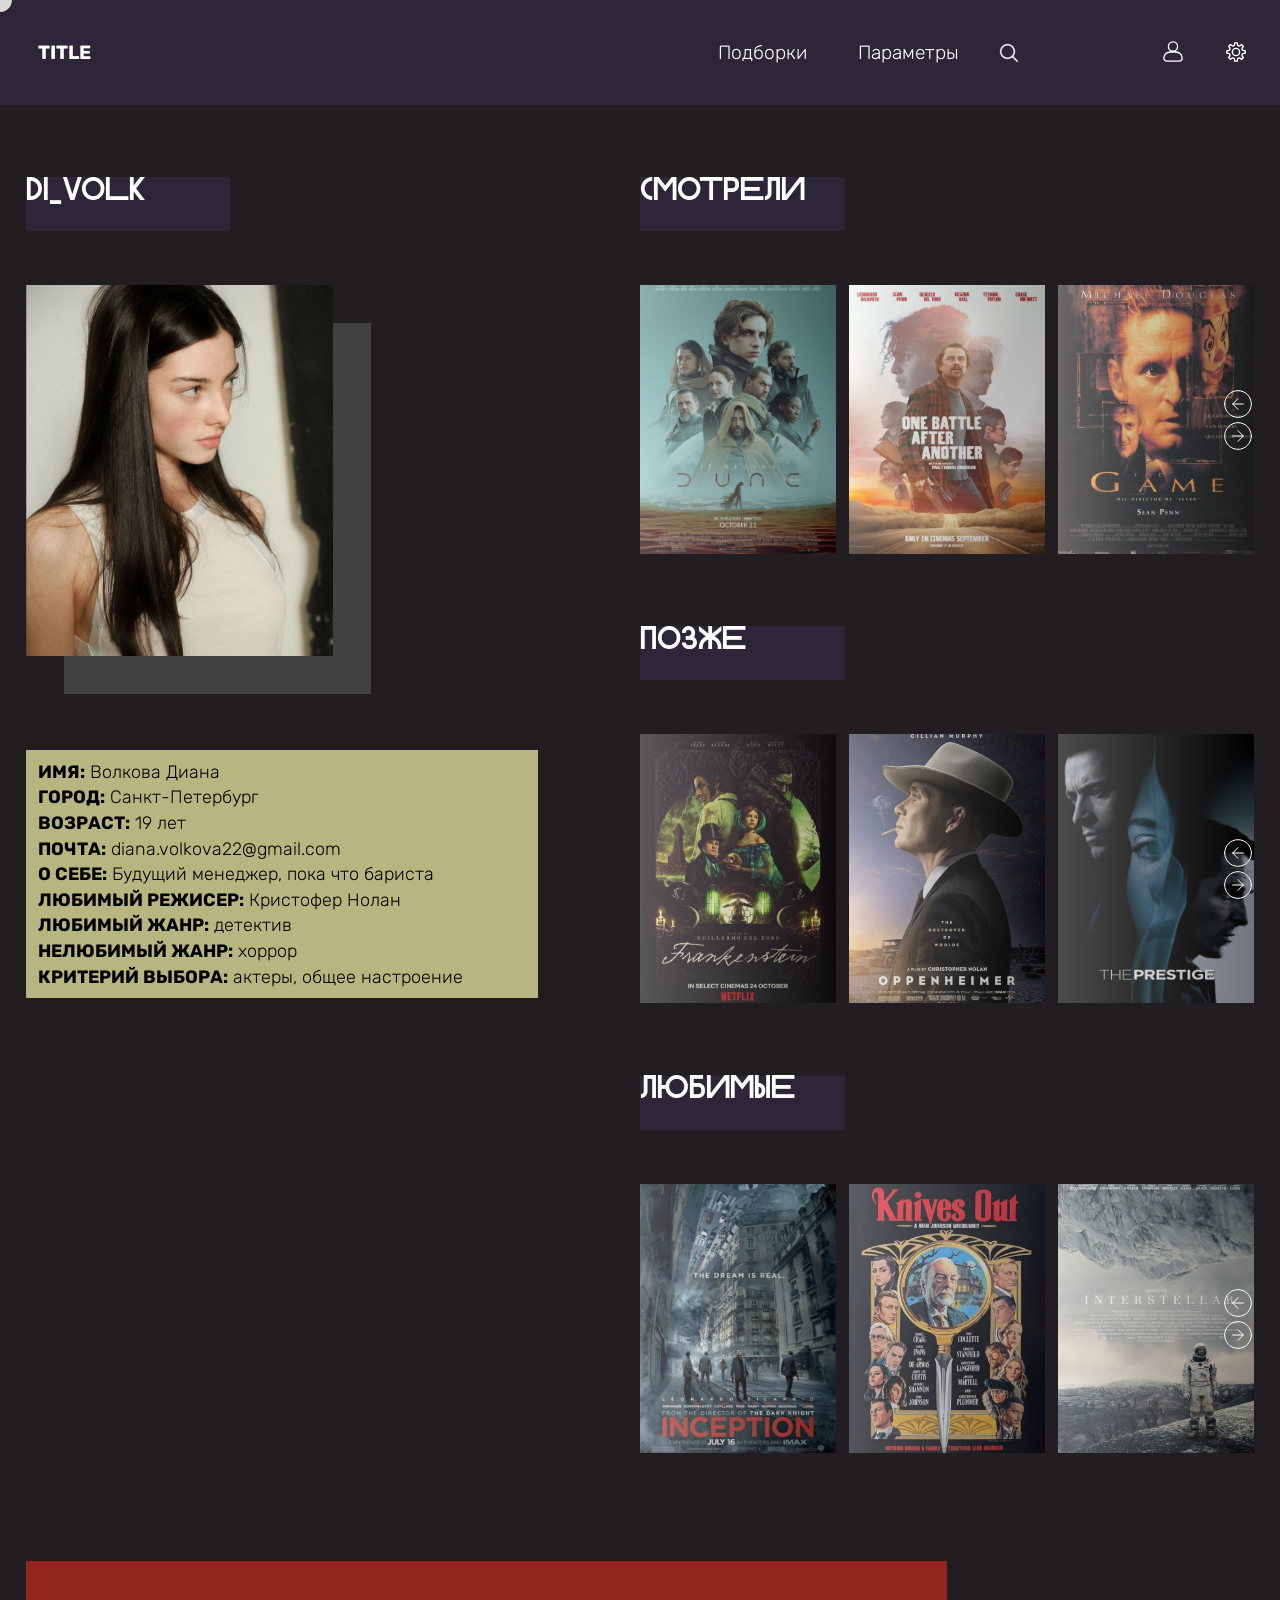
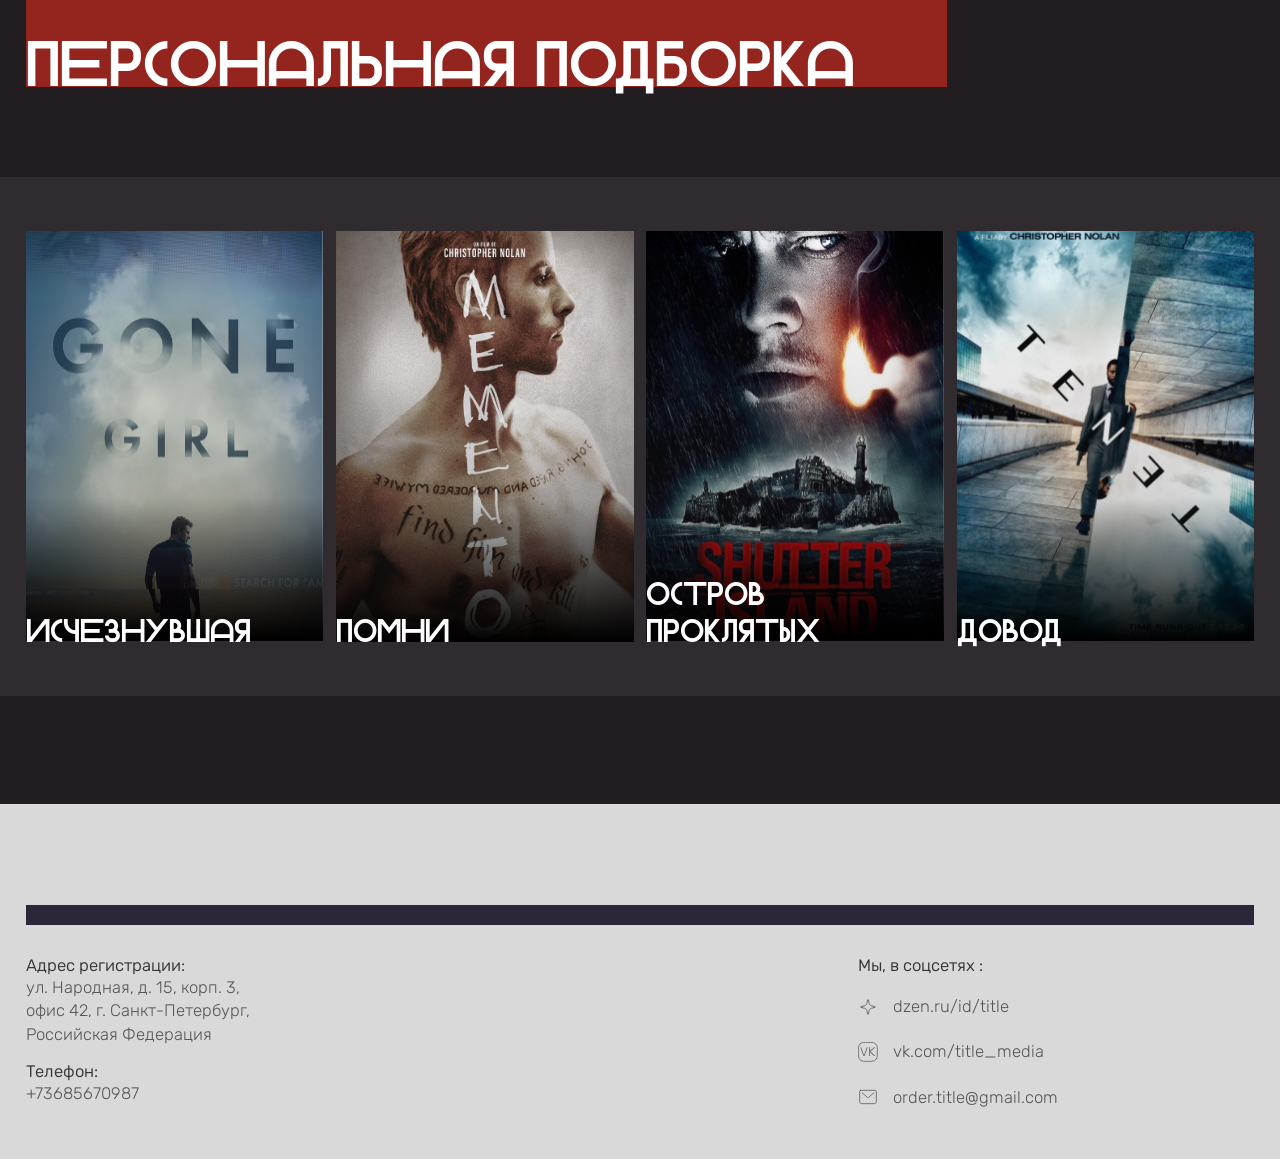
<file: page4.html>
<!DOCTYPE html>
<html lang="ru">
<head>
    <meta charset="UTF-8">
    <meta name="viewport" content="width=device-width, initial-scale=1.0">
    <title>Title - сайт о кино</title>
    <link rel="stylesheet" href="page4.css">
    <link href="https://fonts.googleapis.com/css2?family=Rubik:wght@300;400;500;600;700;800;900&display=swap" rel="stylesheet">
    <link rel="preconnect" href="https://fonts.googleapis.com">
    <link rel="preconnect" href="https://fonts.gstatic.com" crossorigin>
</head>
<body>
   <header>
        <div class="shapka1">
            <div class="button">
                <a href="index.html">TITLE</a>
            </div>
        </div>
        <div class="shapka2">
            <div class="button">
                <a href="podborky.html">Подборки</a>
            </div>
            <div class="button">
                <a href="setting.html">Параметры</a>
            </div>
            <div class="shapka3">
                <div class="search-container">
                    <img src="images/Search.svg" class="search-icon" width="22px" alt="Поиск">
                    <div class="search-wrapper">
                        <input type="text" class="search-input" placeholder="Поиск...">
                    </div>
                </div>
            </div>
            <div class="shapka4">
                <div class="button2">
                    <a>
                    <img  class="iconshapka" src="images/icon profile.svg" width="22px" alt="Профиль">
                    </a>
                </div>
                <div class="button2">
                    <img class="iconshapka" src="images/icon settings.svg" width="22px" alt="Настройки">
                </div>
            </div>
        </div>
    </header>
    <main>
        <div class="all">
            <div class="diana">
                <div class="volk">
                    <h1>DI_VOLK</h1>
                </div>
                <div class="photo-wrapper">
    <div class="shadow-rect"></div>
    <div class="photo">
        <img src="images/diana.svg" class="photo2" alt="Диана Волкова">
    </div>
</div>
                <div class="info">
                    <p class="info2"><b>ИМЯ:</b> Волкова Диана <br>
                                        <b>ГОРОД:</b> Санкт-Петербург <br>
                                        <b>ВОЗРАСТ:</b> 19 лет <br>
                                        <b>ПОЧТА:</b> diana.volkova22@gmail.com <br>
                                        <b>О СЕБЕ:</b> Будущий менеджер, пока что бариста <br>
                                        <b>ЛЮБИМЫЙ РЕЖИСЕР:</b> Кристофер Нолан <br>
                                        <b>ЛЮБИМЫЙ ЖАНР:</b> детектив <br>
                                        <b>НЕЛЮБИМЫЙ ЖАНР:</b> хоррор <br>
                                        <b>КРИТЕРИЙ ВЫБОРА:</b> актеры, общее настроение</p>
                </div>
            </div>
            <div class="films">
                <div class="zagolovok">
                    <p class="zagolovok2">СМОТРЕЛИ</p>
                </div>
                <div class="films-card" data-carousel="watched">
                    <div class="film-block">
                        <img src="images/dune.svg" alt="Дюна">
                    </div>
                    <div class="film-block">
                        <img src="images/battle.svg" alt="Битва">
                    </div>
                    <div class="film-block film-block-relative">
                        <img src="images/game.svg" alt="Игра">
                    </div>
                    <div class="small-icons">
                        <img class="nav-prev" src="images/arrow-up.svg" alt="Влево">
                        <img class="nav-next" src="images/arrow-down.svg" alt="Вправо">
                    </div>
                </div>
                <div class="zagolovok">
                    <p class="zagolovok2">ПОЗЖЕ</p>
                </div>
                <div class="films-card" data-carousel="later">
                    <div class="film-block">
                        <img src="images/frankenshtein.svg" alt="Франкенштейн">
                    </div>
                    <div class="film-block">
                        <img src="images/oppenheimer.svg" alt="Оппенгеймер">
                    </div>
                    <div class="film-block film-block-relative">
                        <img src="images/prestige.svg" alt="Престиж">
                    </div>
                    <div class="small-icons">
                        <img class="nav-prev" src="images/arrow-up.svg" alt="Влево">
                        <img class="nav-next" src="images/arrow-down.svg" alt="Вправо">
                    </div>
                </div>    
                <div class="zagolovok">
                    <p class="zagolovok2">ЛЮБИМЫЕ</p>
                </div>
                <div class="films-card" data-carousel="favorites">
                    <div class="film-block">
                        <img src="images/nachalo.svg" alt="Начало">
                    </div>
                    <div class="film-block">
                        <img src="images/knivesout.svg" alt="Достать ножи">
                    </div>
                    <div class="film-block film-block-relative">
                        <img src="images/interstellar.svg" alt="Интерстеллар">
                    </div>
                    <div class="small-icons">
                        <img class="nav-prev" src="images/arrow-up.svg" alt="Влево">
                        <img class="nav-next" src="images/arrow-down.svg" alt="Вправо">
                    </div>
                </div>
            </div>
        </div>
        <div class="personal">
            <h2>ПЕРСОНАЛЬНАЯ ПОДБОРКА</h2>
        </div>
        <div class="podborka">
            <div class="poster">
                <div class="image">
                    <img src="images/gonegirl.svg" alt="Исчезнувшая">
                </div>
                <p class="nazvanie">ИСЧЕЗНУВШАЯ</p>
            </div>
            <div class="poster">
                <div class="image">
                    <img src="images/memento.svg" alt="Помни">
                </div>
                <p class="nazvanie">ПОМНИ</p>
            </div>
            <div class="poster">
                <div class="image">
                    <img src="images/island.svg" alt="Остров проклятых">
                </div>
                <p class="nazvanie">ОСТРОВ ПРОКЛЯТЫХ</p>
            </div>
            <div class="poster">
                <div class="image">
                    <img src="images/tenet.svg" alt="Довод">
                </div>
                <p class="nazvanie">ДОВОД</p>
            </div>
        </div>
    </main>
    <footer>
    <div class="footer-purple-bar"></div>
    
    <div class="footer-content-wrapper">
        <div class="footer-content">
            <div class="footer-column footer-column-left">
                <div class="footer-block">
                    <h3 class="footer-title">Адрес регистрации:</h3>
                    <p class="footer-text">
                        ул. Народная, д. 15, корп. 3,<br>
                        офис 42, г. Санкт-Петербург,<br>
                        Российская Федерация
                    </p>
                </div>
                
                <div class="footer-block">
                    <h3 class="footer-title">Телефон:</h3>
                    <p class="footer-text">
                        +73685670987
                    </p>
                </div>
            </div>
            
            <div class="footer-column footer-column-right">
                <div class="footer-block">
                    <h3 class="footer-title">Мы, в соцсетях :</h3>
                    <div class="social-item">
                            <img src="Картинки 2 /icon4.svg" width="20px" height="20px" alt="instagram" class="social-icon">
                        <span class="footer-text"> dzen.ru/id/title</span>
                    </div>
                    <div class="social-item">
                        <img src="Картинки 2 /icon3.svg" width="20px" height="20px" alt="telegram" class="social-icon">
                        <span class="footer-text">vk.com/title_media</span>
                    </div>
                    <div class="social-item">
                        <img src="Картинки/si_Mail.svg" width="20px" height="20px" alt="email" class="social-icon">
                        <span class="footer-text">order.title@gmail.com</span>
                    </div>
                </div>
            </div>
        </div>
    </div>
</footer>


    <script>
        document.addEventListener('DOMContentLoaded', function() {
            const carousels = document.querySelectorAll('.films-card');
            
            carousels.forEach(carousel => {
                const prevBtn = carousel.querySelector('.nav-prev');
                const nextBtn = carousel.querySelector('.nav-next');
                
                if (prevBtn && nextBtn) {
                    prevBtn.addEventListener('click', function(e) {
                        e.stopPropagation();
                        rotateCarousel(carousel, 'prev');
                    });
                    
                    nextBtn.addEventListener('click', function(e) {
                        e.stopPropagation();
                        rotateCarousel(carousel, 'next');
                    });
                }
            });
            
            function rotateCarousel(carousel, direction) {
                const blocks = Array.from(carousel.querySelectorAll('.film-block'));
                if (blocks.length === 0) return;
                
                carousel.style.transition = 'transform 0.4s cubic-bezier(0.4, 0, 0.2, 1)';
                
                if (direction === 'prev') {
                    const firstBlock = blocks[0];
                    carousel.appendChild(firstBlock);
                } else {
                    const lastBlock = blocks[blocks.length - 1];
                    carousel.insertBefore(lastBlock, blocks[0]);
                }
                
                setTimeout(() => {
                    carousel.style.transition = '';
                }, 400);
            }
        });
    </script>
</body>
<script defer src="kursor.js"></script>
</html>
</file>
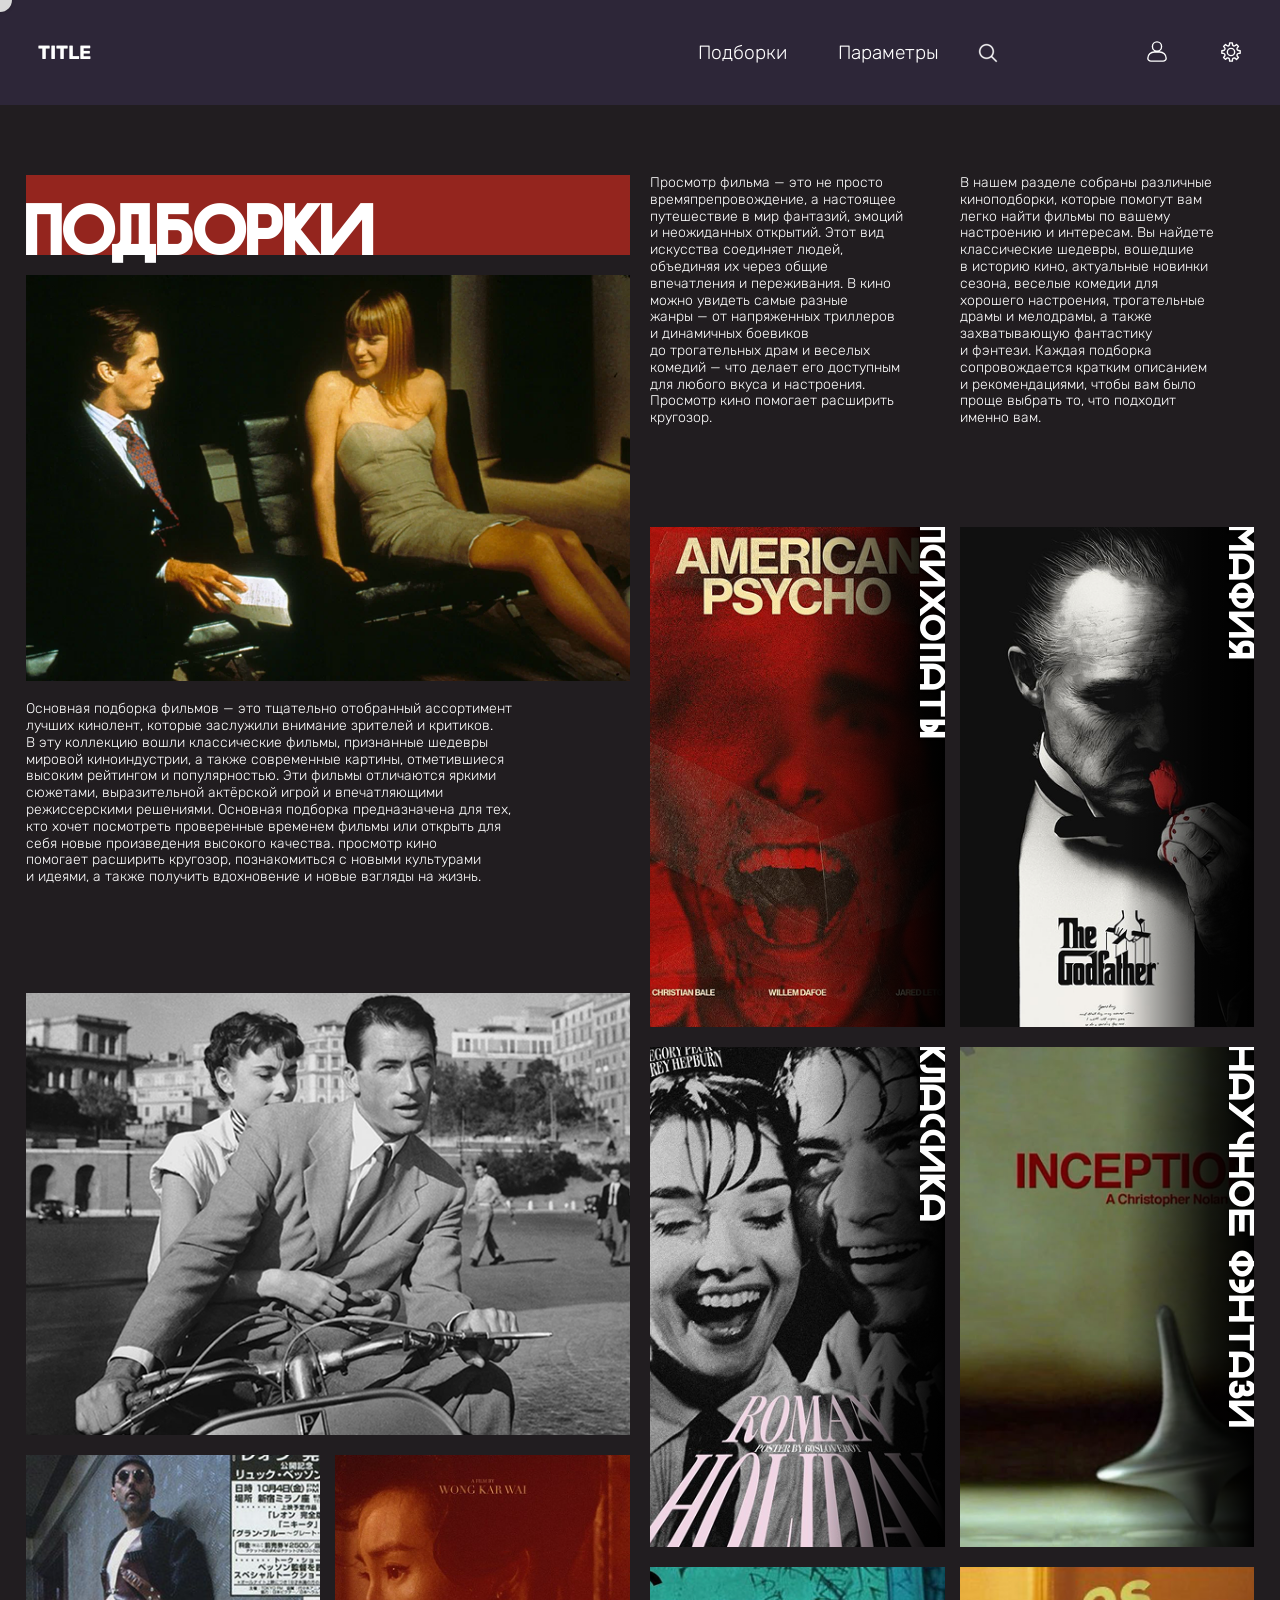
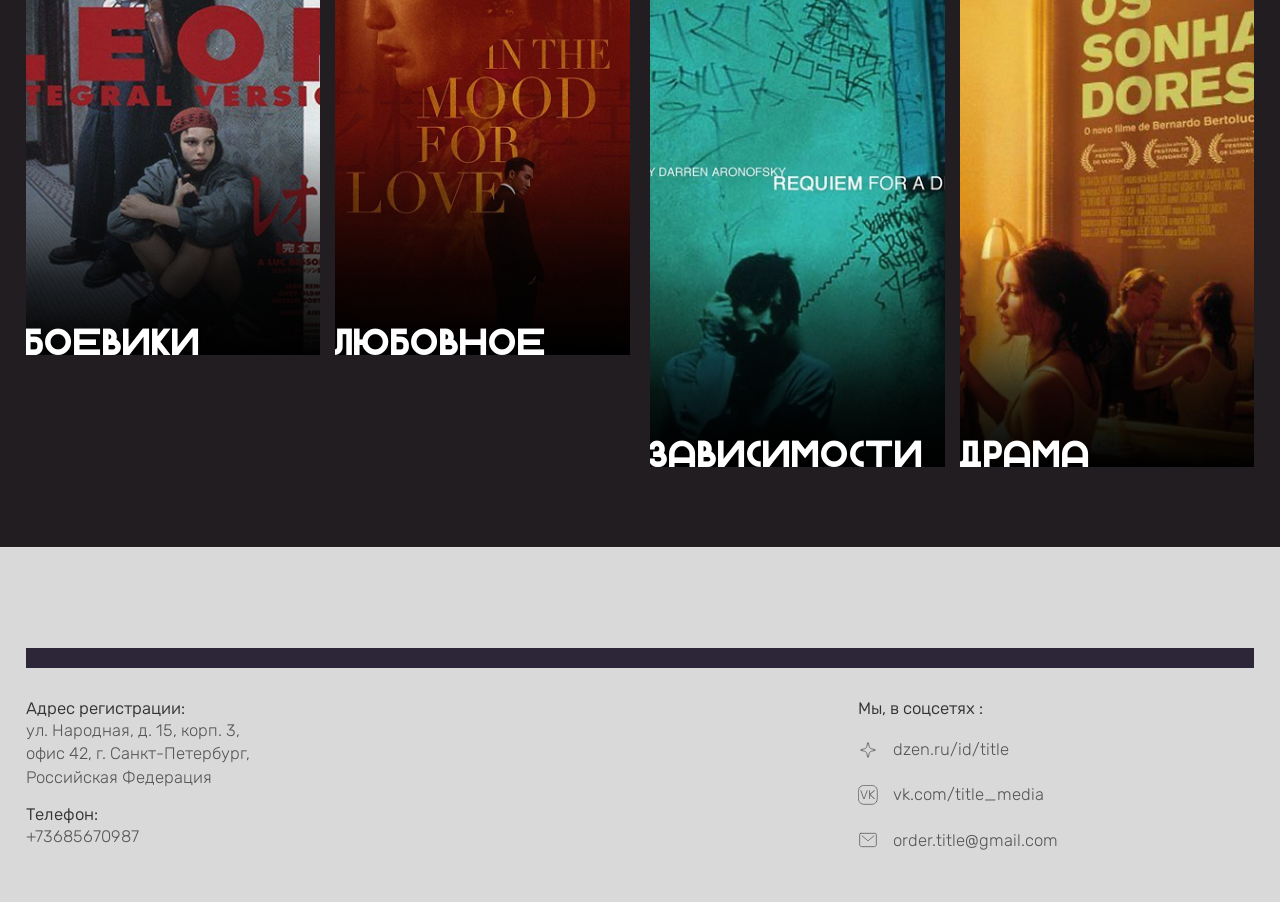
<file: podborky.html>
<!DOCTYPE html>
<html lang="ru">
<head>
    <meta charset="UTF-8">
    <meta name="viewport" content="width=device-width, initial-scale=1.0">
    <title>Подборки фильмов · Кинолента</title>
    <link rel="stylesheet" href="style.css">
    <link rel="preconnect" href="https://fonts.googleapis.com">
    <link rel="preconnect" href="https://fonts.gstatic.com" crossorigin>
    <link href="https://fonts.googleapis.com/css2?family=Alegreya+SC:ital,wght@0,400;0,500;0,700;0,800;0,900;1,400;1,500;1,700;1,800;1,900&family=Poiret+One&family=Roboto+Mono:ital,wght@0,100..700;1,100..700&family=Rubik:ital,wght@0,300..900;1,300..900&display=swap" rel="stylesheet">
</head>
<header>
        <div class="shapka1">
            <div class="button">
                <a href="index.html">TITLE</a>
            </div>
        </div>
        <div class="shapka2">
            <div class="button">
                <a>Подборки</a>
            </div>
            <div class="button">
                <a href="setting.html">Параметры</a>
            </div>
            <div class="shapka3">
                <div class="search-container">
                    <img src="images/Search.svg" class="search-icon" width="22px" alt="Поиск">
                    <div class="search-wrapper">
                        <input type="text" class="search-input" placeholder="Поиск...">
                    </div>
                </div>
            </div>
            <div class="shapka4">
                <div class="button2">
                    <a href="page4.html">
                    <img class="iconshapka" src="images/icon profile.svg" width="22px" alt="Профиль">
                    </a>
                </div>
                <div class="button2">
                    <img class="iconshapka" src="images/icon settings.svg" width="22px" alt="Настройки">
                </div>
            </div>
        </div>
    </header>
<body>
<div class="content-wrapper2">
    <div class="main-container">
        <!-- ЛЕВАЯ КОЛОНКА -->
        <div class="left-column">
            <div class="red-box">
                <span class="red-box-text">ПОДБОРКИ</span>
            </div>

            <div class="image-block">
                <img src="Картинки/3840x 1.png" alt="cinema">
            </div>

            <div class="text-block1">
                <p>Основная подборка фильмов — это тщательно отобранный ассортимент<br>
                   лучших кинолент, которые заслужили внимание зрителей и критиков. <br>
                   В эту коллекцию вошли классические фильмы, признанные шедевры <br>
                   мировой киноиндустрии, а также современные картины, отметившиеся<br>
                   высоким рейтингом и популярностью. Эти фильмы отличаются яркими <br>
                   сюжетами, выразительной актёрской игрой и впечатляющими <br>
                   режиссерскими решениями. Основная подборка предназначена для тех, <br>
                   кто хочет посмотреть проверенные временем фильмы или открыть для<br> 
                   себя новые произведения высокого качества.  просмотр кино<br> 
                   помогает расширить кругозор, познакомиться с новыми культурами <br>
                   и идеями, а также получить вдохновение и новые взгляды на жизнь.<br>
                </p>
            </div>

            <div class="image-block">
                <img src="Картинки/5.png" alt="movie">
            </div>

            <div class="two-columns">
                <div class="sub-column">
                    <div class="vertical-image gradient-bottom">
                        <img src="Картинки/4.png" alt="poster 4">
                        <span class="image-title-bottom">Боевики</span>
                    </div>
                </div>
                <div class="sub-column">
                    <div class="vertical-image gradient-bottom">
                        <img src="Картинки/6.png" alt="poster 6">
                        <span class="image-title-bottom">Любовное</span>
                    </div>
                </div>
            </div>
        </div>

        <!-- ПРАВАЯ КОЛОНКА -->
        <div class="right-column">
            <div class="two-columns">
                <div class="sub-column">
                    <div class="text-block">
                        <p>Просмотр фильма — это не просто<br>
                           времяпрепровождение, а настоящее <br>
                           путешествие в мир фантазий, эмоций <br>
                           и неожиданных открытий. Этот вид <br>
                           искусства соединяет людей, <br>
                           объединяя их через общие <br>
                           впечатления и переживания. В кино <br>
                           можно увидеть самые разные <br>
                           жанры — от напряженных триллеров <br>
                           и динамичных боевиков <br>
                           до трогательных драм и веселых <br>
                           комедий — что делает его доступным<br>
                           для любого вкуса и настроения. <br>
                           Просмотр кино помогает расширить<br>
                           кругозор.<br>
                        </p>
                    </div>
                    <div class="vertical-image gradient-img">
                        <img src="Картинки/9.png" alt="poster 9">
                        <span class="image-title">Психопаты</span>
                    </div>
                    <div class="vertical-image gradient-img">
                        <img src="Картинки/7.png" alt="poster 7">
                        <span class="image-title">Классика</span>
                    </div>
                    <div class="vertical-image gradient-bottom">
                        <img src="Картинки/2.png" alt="poster 2">
                        <span class="image-title-bottom">Зависимости</span>
                    </div>
                </div>
                <div class="sub-column">
                    <div class="text-block">
                        <p>В нашем разделе собраны различные <br>
                           киноподборки, которые помогут вам<br>
                           легко найти фильмы по вашему<br>
                           настроению и интересам. Вы найдете<br>
                           классические шедевры, вошедшие <br>
                           в историю кино, актуальные новинки<br>
                           сезона, веселые комедии для<br>
                           хорошего настроения, трогательные <br>
                           драмы и мелодрамы, а также <br>
                           захватывающую фантастику <br>
                           и фэнтези. Каждая подборка <br>
                           сопровождается кратким описанием <br>
                           и рекомендациями, чтобы вам было <br>
                           проще выбрать то, что подходит <br>
                           именно вам.</p>
                    </div>
                    <div class="vertical-image gradient-img">
                        <img src="Картинки/8.png" alt="poster 8">
                        <span class="image-title">Мафия</span>
                    </div>
                    <div class="vertical-image gradient-img">
                        <img src="Картинки/10.png" alt="poster 10">
                        <span class="image-title">Научное фэнтази</span>
                    </div>
                    <div class="vertical-image gradient-bottom">
                        <img src="Картинки/3.png" alt="poster 3">
                        <span class="image-title-bottom">Драма</span>
                    </div>
                </div>
            </div>
        </div>
    </div>
</div>
</body>
<footer>
    <div class="footer-purple-bar"></div>
    
    <div class="footer-content-wrapper">
        <div class="footer-content">
            <div class="footer-column footer-column-left">
                <div class="footer-block">
                    <h3 class="footer-title">Адрес регистрации:</h3>
                    <p class="footer-text">
                        ул. Народная, д. 15, корп. 3,<br>
                        офис 42, г. Санкт-Петербург,<br>
                        Российская Федерация
                    </p>
                </div>
                
                <div class="footer-block">
                    <h3 class="footer-title">Телефон:</h3>
                    <p class="footer-text">
                        +73685670987
                    </p>
                </div>
            </div>
            
            <div class="footer-column footer-column-right">
                <div class="footer-block">
                    <h3 class="footer-title">Мы, в соцсетях :</h3>
                    <div class="social-item">
                            <img src="Картинки 2 /icon4.svg" width="20px" height="20px" alt="instagram" class="social-icon">
                        <span class="footer-text"> dzen.ru/id/title</span>
                    </div>
                    <div class="social-item">
                        <img src="Картинки 2 /icon3.svg" width="20px" height="20px" alt="telegram" class="social-icon">
                        <span class="footer-text">vk.com/title_media</span>
                    </div>
                    <div class="social-item">
                        <img src="Картинки/si_Mail.svg" width="20px" height="20px" alt="email" class="social-icon">
                        <span class="footer-text">order.title@gmail.com</span>
                    </div>
                </div>
            </div>
        </div>
    </div>
</footer>

</body>
<script defer src="kursor.js"></script>
</html>
</file>
<file: page4.css>
.font {
    font-family: "Rubik", sans-serif;
    font-optical-sizing: auto;
    font-weight: 300;
    font-style: normal;
}

@font-face {
    font-family: 'Gerhaus';
    src: url('fonts/Gerhaus-vmMKA.woff') format('woff');
    font-weight: normal;
    font-style: normal;
    font-display: swap;
}

* {
    margin: 0;
    padding: 0;
    box-sizing: border-box;
}

header {
    display: flex;
    flex-direction: row;
    justify-content: space-between;
    background-color: rgb(45, 38, 56);
    font-size: 1.5vw;
    font-family: "Rubik", sans-serif;
    padding-bottom: 4vh;
    padding-top: 4vh;
    padding-left: 2vw;
    padding-right: 2vw;
    align-items: center;
    margin: 0%;
}
header {
    display: flex;
    flex-direction: row;
    justify-content: space-between;
    background-color: rgb(45, 38, 56);
    font-size: 1.5vw;
    font-family: "Rubik", sans-serif;
    padding-bottom: 4vh;
    padding-top: 4vh;
    padding-left: 2vw;
    padding-right: 2vw;
    align-items: center;
    margin: 0%;
}

.shapka1 {
    font-style: thin;
    font-weight: 700;
    color: rgb(255, 255, 255);
}

.shapka2 {
    display: flex;
    flex-direction: row;
    gap: 2vw;
    font-weight: 200;
    color: rgb(255, 255, 255);
    align-items: center;
}

.shapka3 {
    display: flex;
    flex-direction: row;
    gap: 0.5vw;
    font-weight: 200;
    color: rgb(255, 255, 255);
    align-items: center;
}

.button {
    padding-left: 1vw;
    padding-right: 1vw;
    padding-bottom: 0.35vw;
    padding-top: 0.35vw;
    align-items: center;
    background-color: rgba(0, 0, 0, 0);
    box-shadow: none;
    
    /* Плавный переход для всех свойств */
    transition: background-color 0.4s cubic-bezier(0.4, 0, 0.2, 1), 
                box-shadow 0.4s cubic-bezier(0.4, 0, 0.2, 1),
                transform 0.3s ease,
                filter 0.3s ease;
}


.button2 {
    padding-left: 0.6vw;
    padding-right: 0.6vw;
    padding-bottom: 0.35vw;
    padding-top: 0.35vw;
    align-items: center;
    background-color: rgba(0, 0, 0, 0);
    box-shadow: none;
    
    /* Плавный переход для всех свойств */
    transition: background-color 0.4s cubic-bezier(0.4, 0, 0.2, 1), 
                box-shadow 0.4s cubic-bezier(0.4, 0, 0.2, 1),
                filter 0.3s ease;
}
.button:hover {
    background-color: rgba(0, 0, 0, 0.04);
    box-shadow: inset 0 4px 12px rgba(0, 0, 0, 0.35);
}

/* Эффект при наведении на .button2 */
.button2:hover {
    background-color: rgba(0, 0, 0, 0.04);
    box-shadow: inset 0 4px 12px rgba(0, 0, 0, 0.35);
}
.shapka1 .button a,
.shapka2 .button a {
    text-decoration: none;  /* Убирает подчёркивание */
    color: inherit;        /* Наследует цвет от родителя */
}


/* ========== АНИМАЦИЯ СТРОКИ ПОИСКА (CSS only) ========== */
.search-container {
    display: flex;
    align-items: center;
    gap: 0.5vw;
    position: relative;
}

.search-icon {
    cursor: pointer;
}

.search-wrapper {
    overflow: hidden;
    max-width: 0;
    opacity: 0;
    transition: max-width 0.4s cubic-bezier(0.4, 0, 0.2, 1), 
                opacity 0.3s ease 0.05s;
}

/* Активация при наведении на контейнер */
.search-container:hover .search-wrapper {
    max-width: 200px;
    opacity: 1;
}

/* Активация при фокусе на инпуте (для удержания открытым) */
.search-wrapper:has(.search-input:focus) {
    max-width: 200px;
    opacity: 1;
}

.search-input {
    background-color: rgba(0, 0, 0, 0.04);
    box-shadow: inset 0 4px 12px rgba(0, 0, 0, 0.35);
    border: 0px;
    padding: 6px 11px;
    color: white;
    font-family: "Rubik", sans-serif;
    font-size: 1.4vw;
    font-weight: 100;
    outline: none;
    width: 180px;
    transition: all 0.3s ease;
}

.search-input:focus {
    background-color: rgba(0, 0, 0, 0.07);
    box-shadow: inset 0 4px 12px rgba(0, 0, 0, 0.5);
}

.search-input::placeholder {
    color: rgba(255, 255, 255, 0.6);
}

.shapka4 {
    display: flex;
    flex-direction: row;
    align-items: center;
    justify-content: center;
    gap: 2vw;
    margin-left: 8vw;
}

.shapka4 img {
    cursor: pointer;
    margin-bottom: calc(-3.2px);
}

body {
    background-color: rgb(33, 29, 32);
    margin: 0%;
    overflow-x: hidden;
}

main {
    font-family: "Rubik", sans-serif;
    font-size: 1.4vw;
    color: rgb(255, 255, 255);
    font-weight: 100;
    margin-left: 2vw;
    margin-right: 2vw;
}

h1 {
    font-family: Gerhaus;
    color: rgb(255, 255, 255);
    font-size: 2.5vw;
    font-weight: 200;
    margin-top: calc(-0.5vh);
}

.all {
    display: grid;
    grid-template-columns: 50% 50%;
}

.volk {
    background-color: rgb(45, 38, 56);
    width: 33.33%;
    margin-top: 8vh;
    margin-bottom: 4vh;
    margin-left: 0;
    margin-right: 0;
    box-sizing: border-box;
    display: flex;
    align-items: flex-start;
    justify-content: flex-start;
    min-height: 6vh;
    line-height: 1;
    padding: 0;
}

/* ... весь остальной CSS остается без изменений ... */

.photo-wrapper {
    position: relative;
    display: inline-block;
    width: 100%;
    margin-top: 2vh;
    margin-bottom: 4vh;
}

.shadow-rect {
    position: absolute;
    background-color: rgba(255, 255, 255, 0.151);
    width: 50%;
    height: 100%;
    top: 3vw;
    left: 3vw;
    z-index: 0;
    pointer-events: none;
}

.photo {
    position: relative;
    z-index: 1;
    width: 100%;
    top: 0;
    left: 0;
    transition: all 0.4s cubic-bezier(0.4, 0, 0.2, 1);
    cursor: pointer;
}

/* Анимация при наведении на блок photo */
.photo:hover {
    top: 3vw;
    left: 3vw;
}

/* Дополнительная анимация для shadow-rect при наведении на photo */
.photo:hover + .shadow-rect {
    top: 0;
    left: 0;
}

.photo2 {
    width: 50%;
    display: block;
    pointer-events: none; /* Чтобы клики проходили на родительский .photo */
}

.info {
    background-color: rgb(183, 182, 129);
    width: 83.33%;
    box-sizing: border-box;
    display: flex;
    margin-top: 6vh;
}

/* ... остальной CSS остается без изменений ... */

.info2 {
    margin-top: 1vh;
    margin-bottom: 1vh;
    margin-left: 1vw;
    color: #000;
    line-height: 2vw;
}

.films-card {
    display: flex;
    flex-direction: row;
    gap: 1vw;
    margin-top: 6vh;
    position: relative;
    will-change: transform;
}

.film-block {
    position: relative;
    flex: 1;
    transition: transform 0.4s cubic-bezier(0.4, 0, 0.2, 1);

}
.film-block:hover {
    transform: scale(102%);
}

.film-block img {
    width: 100%;
    height: 100%;
    object-fit: cover;
    display: block;
}

.film-block::after {
    content: '';
    position: absolute;
    top: 0;
    left: 0;
    width: 100%;
    height: 100%;
    background: linear-gradient(to right, rgba(255, 255, 255, 0.3), rgba(0, 0, 0, 0.3));
    z-index: 2;
    pointer-events: none;
    transition: opacity 0.4s cubic-bezier(0.4, 0, 0.2, 1);
    opacity: 1;
}

.film-block:hover::after {
    opacity: 0;
}

.film-block-relative {
    position: relative;
}

.small-icons {
    position: absolute;
    right: 0;
    top: 50%;
    transform: translateY(-50%);
    display: flex;
    flex-direction: column;
    z-index: 10;
}

.small-icons img {
    width: 2.5vw;
    height: auto;
    display: block;
    background-color: rgba(255, 255, 255, 0);
    cursor: pointer;
    transition: background-color 0.3s cubic-bezier(0.4, 0, 0.2, 1),
                transform 0.3s cubic-bezier(0.4, 0, 0.2, 1);
}

.small-icons img:hover {
    background-color: rgba(255, 255, 255, 0.2);
    transform: scale(1.05);
}

.zagolovok {
    background-color: rgb(45, 38, 56);
    width: 33.33%;
    margin-top: 8vh;
    margin-bottom: 4vh;
    margin-left: 0;
    margin-right: 0;
    box-sizing: border-box;
    display: flex;
    align-items: flex-start;
    justify-content: flex-start;
    min-height: 6vh;
    line-height: 1;
    padding: 0;
}

.zagolovok2 {
    font-family: Gerhaus;
    color: rgb(255, 255, 255);
    font-size: 2.5vw;
    font-weight: 500;
    margin-top: calc(-0.5vh);
}

h2 {
    font-family: Gerhaus;
    color: rgb(255, 255, 255);
    font-size: 5vw;
    font-weight: 500;
    margin-bottom: calc(-0.65vw);
}

.personal {
    background: rgb(148, 37, 30);
    width: 75%;
    margin-top: 12vh;
    margin-bottom: 10vh;
    margin-left: 0;
    margin-right: 0;
    box-sizing: border-box;
    display: flex;
    align-items: flex-end;
    justify-content: flex-start;
    min-height: 14vh;
    line-height: 1;
    padding: 0;
}

.podborka {
    display: flex;
    flex-direction: row;
    gap: 1vw;
    background-color: #ffffff10;
    padding-top: 6vh;
    padding-bottom: 6vh;
    padding-left: 2vw;
    padding-right: 2vw;
    margin-left: -2vw;
    margin-right: -2vw;
}

.poster {
    position: relative;
    width: 100%;
    transition: transform 0.4s cubic-bezier(0.4, 0, 0.2, 1);
}

.poster:hover {
    transform: scale(102%);
}

.poster:hover .image::after {
    background: linear-gradient(to bottom, rgba(255, 255, 255, 0) 0%, rgba(54, 54, 54, 0) 65%, rgba(0, 0, 0, 0) 100%);
}

.image {
    z-index: 1;
    position: relative;
    width: 100%;
}

.image img {
    width: 100%;
    height: 100%;
    object-fit: cover;
    display: block;
}

.image::after {
    content: '';
    position: absolute;
    top: 0;
    left: 0;
    width: 100%;
    height: 100%;
    opacity: 100%;
    background: linear-gradient(to bottom, rgba(255, 255, 255, 0) 0%, rgba(54, 54, 54, 0.2) 65%, rgba(0, 0, 0, 1) 100%);
    z-index: 2;
    pointer-events: none;
    transition: background 0.6s cubic-bezier(0.4, 0, 0.2, 1);
}

.nazvanie {
    font-family: Gerhaus, "Rubik", sans-serif;
    z-index: 3;
    position: absolute;
    bottom: 0;
    left: 0;
    right: 0;
    text-align: left;
    font-size: 2.5vw;
    font-weight: 200;
    color: rgb(255, 255, 255);
    margin-bottom: calc(-0.75vh);
    text-transform: uppercase;
}

footer {
    background-color: #D9D9D9;
    padding: 50px 2vw 50px 2vw;
    font-family: 'Rubik', sans-serif;
    font-size: 14px;
    color: #333;
    border-top: 1px solid #e0e0e0;
    position: relative;
    margin-top: 12vh;
}

footer::before {
    content: '';
    position: absolute;
    top: 100px;
    left: 2vw;
    width: calc(100% - 4vw);
    height: 20px;
    background-color: #2D2638;
}

.footer-content {
    max-width: 1400px;
    margin: 0 auto;
    display: flex;
    gap: 40px;
    align-items: stretch;
}

.footer-column {
    text-align: left;
    display: flex;
    flex-direction: column;
}

.footer-column-left {
    flex: 2;
    background-color: transparent;
    justify-content: flex-start;
}

.footer-column-right {
    flex: 1;
    background-color: transparent;
    justify-content: flex-start;
}

.footer-block {
    margin-bottom: 15px;
}

.footer-block:last-child {
    margin-bottom: 0;
}

.footer-column-left .footer-title {
    font-family: 'Rubik', sans-serif;
    font-weight: 350;
    font-size: 1.3vw;
    margin: 0 0 5px 0;
    color: #333;
    margin-bottom: 1px;
}

.footer-text {
    font-family: 'Rubik', sans-serif;
    font-weight: 300;
    font-size: 1.3vw;
    margin: 0;
    line-height: 1.4;
    color: #555;
}

.footer-column-right .footer-block {
    display: flex;
    flex-direction: column;
    height: 100%;
}

.footer-column-right .footer-title {
    font-family: 'Rubik', sans-serif;
    font-weight: 350;
    font-size: 1.3vw;
    margin: 0 0 7px 0;
    margin-bottom: 20px;
    color: #333;
}

.social-item {
    display: flex;
    align-items: center;
    gap: 15px;
    margin-bottom: 22px;
}

.social-item:last-child {
    margin-bottom: 0;
}

/* Иконки изначально серые */
.social-icon {
    filter: brightness(0) saturate(100%) invert(35%) sepia(0%) saturate(0%) hue-rotate(0deg) brightness(95%) contrast(85%);
    transition: all 0.3s ease;
}

/* Иконка становится #1a1621 и увеличивается при наведении */
.social-item:hover .social-icon {
    filter: brightness(0) saturate(100%) invert(8%) sepia(30%) saturate(800%) hue-rotate(250deg) brightness(95%) contrast(95%);
    transform: scale(1.1);
}

/* Текст становится #1a1621 и увеличивается при наведении */
.social-item:hover .footer-text {
    color: #1a1621;
    transform: scale(1.05);
    display: inline-block;
    transition: all 0.3s ease;
}

/* Чтобы текст не съезжал при увеличении */
.social-item {
    display: flex;
    align-items: center;
    gap: 15px;
    transition: all 0.3s ease;
}
.footer-content-wrapper {
    margin-top: 100px;
}


@media (max-width: 768px) {
    .small-icons img {
        width: 5vw;
    }
    .nazvanie {
        font-size: 1.4vh;
    }
}

/* ===== КАСТОМНЫЙ КУРСОР ===== */

/* Скрываем стандартный курсор */
body, a, button, input, textarea, [onclick],
.button, .white-rectangle, .white-rectangle2,
.dropdown-item, .sub-item, .social-item,
.rect-image, .image-portrait-1, .image-portrait-2,
.image-portrait-3, .main-image, .shadow-1, .shadow-2,
.purple-box2, .search-input, .overlay-text,
.gradient-overlay, .social-icon,
.shapka1 .button a, .shapka2 .button a, .shapka4 .button2 img,
/* Подвал */
footer a, footer .social-icon, footer .footer-text,
.social-item, .footer-block,
*[style*="transition"], *[style*="animation"] {
    cursor: none !important;
}

/* Кастомный курсор - ИЗНАЧАЛЬНО СЕРЫЙ */
.custom-cursor {
    position: fixed;
    width: 24px;
    height: 24px;
    border-radius: 50%;
    background-color: #D9D9D9;
    box-shadow: 0 0 4px rgba(0,0,0,0.15);
    pointer-events: none;
    z-index: 999999;
    transform: translate(-50%, -50%);
    transition: width 0.15s ease, height 0.15s ease, background-color 0.15s ease;
    will-change: transform;
}

/* При наведении на объекты с анимацией - СТАНОВИТСЯ ЗЕЛЁНЫМ #B7B681 */
.custom-cursor.hover {
    background-color: #B7B681 !important;
    width: 32px;
    height: 32px;
}
/* ===== ПОЛНОСТЬЮ УБИРАЕМ ВСЕ СТАНДАРТНЫЕ КУРСОРЫ ===== */

*,
*::before,
*::after {
    cursor: none !important;
}

/* Для полей ввода — оставляем кастомный курсор (без стандартного) */
input,
textarea,
select,
[contenteditable="true"] {
    cursor: none !important;
}

/* ===== ШАПКА (ОСОБОЕ ВНИМАНИЕ) ===== */
header,
header *,
.shapka1,
.shapka1 *,
.shapka2,
.shapka2 *,
.shapka3,
.shapka3 *,
.shapka4,
.shapka4 *,
.button,
.button a,
.button2,
.button2 img,
.iconshapka,
.search-container,
.search-icon,
.search-input,
.search-wrapper {
    cursor: none !important;
}

/* Дополнительная страховка для всех интерактивных элементов */
a,
button,
[onclick],
[role="button"],
.button,
.white-rectangle,
.white-rectangle2,
.dropdown-item,
.sub-item,
.social-item,
.rect-image,
.image-portrait-1,
.image-portrait-2,
.image-portrait-3,
.main-image,
.shadow-1,
.shadow-2,
.purple-box2,
.search-input,
.overlay-text,
.gradient-overlay,
.social-icon,
.shapka1 .button a,
.shapka2 .button a,
.shapka4 .button2 img,
footer a,
footer .social-icon,
footer .footer-text,
.social-item,
.footer-block,
label,
[type="button"],
[type="submit"],
[type="reset"] {
    cursor: none !important;
}
</file>
<file: style.css>
@font-face {
    font-family: 'Gerhaus';
    src: url('fonts/Gerhaus-vmMKA.woff') format('woff');
    font-weight: normal;
    font-style: normal;
    font-display: swap;
}

* {
    margin: 0;
    padding: 0;
    box-sizing: border-box;
}

body {
    background-color: #0d0d0d;
    font-family: 'Rubik', sans-serif;
    font-weight: 300;
    padding: 0;
    margin: 0;
    color: #fff;
}

header {
    display: flex;
    flex-direction: row;
    justify-content: space-between;
    background-color: rgb(45, 38, 56);
    font-size: 1.5vw;
    font-family: "Rubik", sans-serif;
    padding-bottom: 4vh;
    padding-top: 4vh;
    padding-left: 2vw;
    padding-right: 2vw;
    align-items: center;
    margin: 0%;
}
header {
    display: flex;
    flex-direction: row;
    justify-content: space-between;
    background-color: rgb(45, 38, 56);
    font-size: 1.5vw;
    font-family: "Rubik", sans-serif;
    padding-bottom: 4vh;
    padding-top: 4vh;
    padding-left: 2vw;
    padding-right: 2vw;
    align-items: center;
    margin: 0%;
}

.shapka1 {
    font-style: thin;
    font-weight: 700;
    color: rgb(255, 255, 255);
}

.shapka2 {
    display: flex;
    flex-direction: row;
    gap: 2vw;
    font-weight: 200;
    color: rgb(255, 255, 255);
    align-items: center;
}

.shapka3 {
    display: flex;
    flex-direction: row;
    gap: 0.5vw;
    font-weight: 200;
    color: rgb(255, 255, 255);
    align-items: center;
}

.button {
    padding-left: 1vw;
    padding-right: 1vw;
    padding-bottom: 0.35vw;
    padding-top: 0.35vw;
    align-items: center;
    background-color: rgba(0, 0, 0, 0);
    box-shadow: none;
    
    /* Плавный переход для всех свойств */
    transition: background-color 0.4s cubic-bezier(0.4, 0, 0.2, 1), 
                box-shadow 0.4s cubic-bezier(0.4, 0, 0.2, 1),
                transform 0.3s ease,
                filter 0.3s ease;
}


.button2 {
    padding-left: 0.6vw;
    padding-right: 0.6vw;
    padding-bottom: 0.35vw;
    padding-top: 0.35vw;
    align-items: center;
    background-color: rgba(0, 0, 0, 0);
    box-shadow: none;
    
    /* Плавный переход для всех свойств */
    transition: background-color 0.4s cubic-bezier(0.4, 0, 0.2, 1), 
                box-shadow 0.4s cubic-bezier(0.4, 0, 0.2, 1),
                filter 0.3s ease;
}
.button:hover {
    background-color: rgba(0, 0, 0, 0.04);
    box-shadow: inset 0 4px 12px rgba(0, 0, 0, 0.35);
}

/* Эффект при наведении на .button2 */
.button2:hover {
    background-color: rgba(0, 0, 0, 0.04);
    box-shadow: inset 0 4px 12px rgba(0, 0, 0, 0.35);
}

/* Сброс стилей для всех ссылок в шапке */
.shapka1 .button a,
.shapka2 .button a {
    text-decoration: none;  /* Убирает подчёркивание */
    color: inherit;        /* Наследует цвет от родителя */
}

/* Для ссылок без href (когда нет атрибута) это не нужно */
/* ========== АНИМАЦИЯ СТРОКИ ПОИСКА (CSS only) ========== */
.search-container {
    display: flex;
    align-items: center;
    gap: 0.5vw;
    position: relative;
}

.search-icon {
    cursor: pointer;
}

.search-wrapper {
    overflow: hidden;
    max-width: 0;
    opacity: 0;
    transition: max-width 0.4s cubic-bezier(0.4, 0, 0.2, 1), 
                opacity 0.3s ease 0.05s;
}

/* Активация при наведении на контейнер */
.search-container:hover .search-wrapper {
    max-width: 200px;
    opacity: 1;
}

/* Активация при фокусе на инпуте (для удержания открытым) */
.search-wrapper:has(.search-input:focus) {
    max-width: 200px;
    opacity: 1;
}

.search-input {
    background-color: rgba(0, 0, 0, 0.04);
    box-shadow: inset 0 4px 12px rgba(0, 0, 0, 0.35);
    border: 0px;
    padding: 6px 11px;
    color: white;
    font-family: "Rubik", sans-serif;
    font-size: 1.4vw;
    font-weight: 100;
    outline: none;
    width: 180px;
    transition: all 0.3s ease;
}

.search-input:focus {
    background-color: rgba(0, 0, 0, 0.07);
    box-shadow: inset 0 4px 12px rgba(0, 0, 0, 0.5);
}

.search-input::placeholder {
    color: rgba(255, 255, 255, 0.6);
}

.shapka4 {
    display: flex;
    flex-direction: row;
    align-items: center;
    justify-content: center;
    gap: 2vw;
    margin-left: 8vw;
}

.shapka4 img {
    cursor: pointer;
    margin-bottom: calc(-3.2px);
}


/* ===== ОСНОВНОЙ КОНТЕЙНЕР ===== */
.content-wrapper2 {
    background-color: #211D20;
    padding-left: 2vw;
    padding-right: 2vw;
}

.main-container {
    display: flex;
    gap: 20px;
    max-width: 1400px;
    margin: 0 auto;
    align-items: flex-start;
    padding: 0;
    padding-top: 70px;
    padding-bottom: 40px;
    background-color: #211D20;
}

/* ===== ЛЕВАЯ КОЛОНКА ===== */
.left-column {
    flex: 1;
    display: flex;
    flex-direction: column;
    gap: 20px;
}

/* ===== ПРАВАЯ КОЛОНКА ===== */
.right-column {
    flex: 1;
    display: flex;
    flex-direction: column;
    gap: 20px;
}

/* ===== КРАСНЫЙ БЛОК ===== */
.red-box {
    width: 100%;
    background-color: #94251E;
    display: flex;
    align-items: flex-end;
    justify-content: flex-start;
    height: 80px;
    flex-shrink: 0;
    padding: 0;
    margin: 0;
}

.red-box-text {
    font-family: 'Gerhaus';
    color: white;
    font-size: 70px;
    font-weight: 700;
    text-transform: uppercase;
    line-height: 0.7;
    margin: 0;
    padding: 0;
    margin-left: -2px;
    margin-bottom: 1px;
}

/* ===== ОБЩИЕ БЛОКИ ===== */
/* ===== ОБЩИЕ БЛОКИ ===== */
.image-block {
    width: 100%;
    overflow: hidden;
}

.image-block img {
    width: 100%;
    height: auto;
    display: block;
}

.text-block p,
.text-block1 p {
    font-size: 14px;
    line-height: 1.2;
    margin: 0;
    color: white;
}

.text-block1 p {
    margin-bottom: -3px;
}

.vertical-image {
    width: 100%;
    overflow: hidden;
    position: relative;
    transition: transform 0.3s ease;
}

.vertical-image img {
    width: 100%;
    height: 100%;
    object-fit: cover;
    display: block;
}

.vertical-image:hover {
    transform: scale(1.03);
}

/* Убираем градиент при наведении на карточку */
.vertical-image:hover::before {
    opacity: 0;
}

/* ===== ЗАГОЛОВКИ В ВЕРХНЕМ ПРАВОМ УГЛУ (вертикально, для картинок 7,8,9,10) ===== */
.image-title {
    position: absolute;
    top: -2px;
    right: -9px;
    font-family: 'Gerhaus', 'Rubik', sans-serif;
    font-size: 35px;
    font-weight: 700;
    color: white;
    text-shadow: 1px 1px 2px rgba(0, 0, 0, 0.5);
    letter-spacing: 2px;
    z-index: 10;
    writing-mode: vertical-rl;
    text-orientation: mixed;
    line-height: 1.2;
    background: transparent;
    padding: 0;
    border-radius: 0;
}

/* ===== ЗАГОЛОВКИ В НИЖНЕМ ЛЕВОМ УГЛУ (горизонтально, для картинок 2,3,4,6) ===== */
.image-title-bottom {
    position: absolute;
    bottom: -8px;
    left: -2px;
    font-family: 'Gerhaus', 'Rubik', sans-serif;
    font-size: 35px;
    font-weight: 700;
    color: white;
    text-shadow: 1px 1px 2px rgba(0, 0, 0, 0.5);
    letter-spacing: 2px;
    z-index: 10;
    writing-mode: horizontal-tb;
    text-orientation: mixed;
    line-height: 1.2;
    background: transparent;
    padding: 0;
    border-radius: 0;
    white-space: nowrap;
}
/* ===== ГРАДИЕНТ СПРАВА НАЛЕВО ДЛЯ КАРТИНОК 7, 8, 9, 10 ===== */
.gradient-img {
    position: relative;
}

.gradient-img::before {
    content: '';
    position: absolute;
    top: 0;
    left: 0;
    width: 100%;
    height: 100%;
    pointer-events: none;
    background: linear-gradient(
        to left,
        rgba(0, 0, 0, 1) 0%,
        rgba(0, 0, 0, 0.8) 15%,
        rgba(0, 0, 0, 0.4) 30%,
        rgba(0, 0, 0, 0) 45%
    );
}

/* ===== ГРАДИЕНТ СНИЗУ ВВЕРХ ДЛЯ КАРТИНОК 2, 3, 4, 6 ===== */
.gradient-bottom {
    position: relative;
}

.gradient-bottom::before {
    content: '';
    position: absolute;
    top: 0;
    left: 0;
    width: 100%;
    height: 100%;
    pointer-events: none;
    background: linear-gradient(
        to top,
        rgba(0, 0, 0, 1) 0%,
        rgba(0, 0, 0, 0.8) 15%,
        rgba(0, 0, 0, 0.4) 30%,
        rgba(0, 0, 0, 0) 45%
    );
}

/* ===== ДВУХКОЛОНОЧНЫЕ СЕКЦИИ ===== */
.left-column .two-columns {
    display: flex;
    gap: 15px;
    flex: 1;
    align-items: flex-start;
}

.left-column .sub-column {
    flex: 1;
    display: flex;
    flex-direction: column;
    gap: 15px;
}

.left-column .vertical-image {
    height: 500px;
}

.left-column .text-block1 {
    margin-bottom: 90px;
}

.right-column .two-columns {
    display: flex;
    gap: 15px;
    flex: 1;
    align-items: flex-start;
}

.right-column .sub-column {
    flex: 1;
    display: flex;
    flex-direction: column;
    gap: 20px;
}

.right-column .vertical-image {
    height: 500px;
}

.right-column .sub-column .text-block {
    margin-bottom: 80px;
}

/* ===== ПОДВАЛ ===== */
footer {
    background-color: #D9D9D9;
    padding: 50px 2vw 50px 2vw;
    font-family: 'Rubik', sans-serif;
    font-size: 14px;
    color: #333;
    border-top: 1px solid #e0e0e0;
    position: relative;
}

footer::before {
    content: '';
    position: absolute;
    top: 100px;
    left: 2vw;
    width: calc(100% - 4vw);
    height: 20px;
    background-color: #2D2638;
}

.footer-content {
    max-width: 1400px;
    margin: 0 auto;
    display: flex;
    gap: 40px;
    align-items: stretch;
}

.footer-column {
    text-align: left;
    display: flex;
    flex-direction: column;
}

.footer-column-left {
    flex: 2;
    background-color: transparent;
    justify-content: flex-start;
}

.footer-column-right {
    flex: 1;
    background-color: transparent;
    justify-content: flex-start;
}

.footer-block {
    margin-bottom: 15px;
}

.footer-block:last-child {
    margin-bottom: 0;
}

.footer-column-left .footer-title {
    font-family: 'Rubik', sans-serif;
    font-weight: 350;
    font-size: 1.3vw;
    margin: 0 0 5px 0;
    color: #333;
    margin-bottom: 1px;
}

.footer-text {
    font-family: 'Rubik', sans-serif;
    font-weight: 300;
    font-size: 1.3vw;
    margin: 0;
    line-height: 1.4;
    color: #555;
}

.footer-column-right .footer-block {
    display: flex;
    flex-direction: column;
    height: 100%;
}

.footer-column-right .footer-title {
    font-family: 'Rubik', sans-serif;
    font-weight: 350;
    font-size: 1.3vw;
    margin: 0 0 7px 0;
    margin-bottom: 20px;
    color: #333;
}

.social-item {
    display: flex;
    align-items: center;
    gap: 15px;
    margin-bottom: 22px;
}

.social-item:last-child {
    margin-bottom: 0;
}

/* Иконки изначально серые */
.social-icon {
    filter: brightness(0) saturate(100%) invert(35%) sepia(0%) saturate(0%) hue-rotate(0deg) brightness(95%) contrast(85%);
    transition: all 0.3s ease;
}

/* Иконка становится #1a1621 и увеличивается при наведении */
.social-item:hover .social-icon {
    filter: brightness(0) saturate(100%) invert(8%) sepia(30%) saturate(800%) hue-rotate(250deg) brightness(95%) contrast(95%);
    transform: scale(1.1);
}

/* Текст становится #1a1621 и увеличивается при наведении */
.social-item:hover .footer-text {
    color: #1a1621;
    transform: scale(1.05);
    display: inline-block;
    transition: all 0.3s ease;
}

/* Чтобы текст не съезжал при увеличении */
.social-item {
    display: flex;
    align-items: center;
    gap: 15px;
    transition: all 0.3s ease;
}
.footer-content-wrapper {
    margin-top: 100px;
}

/* ===== КРАСНЫЙ БЛОК ===== */
.red-box2 {
    width: calc(100% - 300px);
    background-color: #94251E;
    display: flex;
    align-items: flex-end;
    justify-content: flex-start;
    height: clamp(80px, 15vw, 320px);
}

.red-box-text2 {
    font-family: 'Gerhaus', 'Alegreya SC', serif;
    color: white;
    font-size: 70px;
    font-weight: 700;
    text-transform: uppercase;
    line-height: 0.7;
    margin-left: -2px;
    margin-bottom: 1px;
}

/* ===== ДВА ВЕРТИКАЛЬНЫХ КОНТЕЙНЕРА ===== */
.two-columns {
    display: flex;
    flex-direction: row;
    align-items: flex-start;
    gap: 20px; /* ОТСТУП 20px МЕЖДУ КОНТЕЙНЕРАМИ */
    width: 100%;
}

/* ЛЕВЫЙ КОНТЕЙНЕР - ширина как у фиолетового блока */
.left-container {
    width: calc(100% - 600px);
    flex-shrink: 0;
}

/* ПРАВЫЙ КОНТЕЙНЕР - подстраивается под остаток */
.right-container {
    flex: 1;
    min-width: 0;
}

/* ===== ФИОЛЕТОВЫЙ БЛОК ===== */
.purple-box {
    width: 100%;
    background-color: #2D2638;
    display: flex;
    align-items: flex-start;
    justify-content: flex-start;
    height: 66px;
    flex-shrink: 0;
}
.purple-box2 {
    width: 100%;
    background-color: #2D2638;
    display: flex;
    align-items: flex-start;
    justify-content: flex-start;
    height: 66px;
    flex-shrink: 0;
    margin-top: 180px;}

.purple-box-text {
    font-family: 'Gerhaus', 'Rubik', sans-serif;
    color: white;
    font-size: 40px;
    font-weight: 700;
    text-transform: uppercase;
    line-height: 0.7;
    margin-right: -2px;
}

/* ===== ВЫПАДАЮЩИЙ СПИСОК ===== */
.dropdown-container {
    width: 100%;
    margin-top: 30px;
    background-color: #211D20;
    overflow: hidden;
}

.dropdown-content-always {
    background-color: #211D20;
    padding: 0px;
    padding-top: 30px;
}

.dropdown-columns {
    display: flex;
    flex-direction: row;
    gap: 30px;
    flex-wrap: wrap;
}

.dropdown-column {
    min-width: 375px;
    flex: 1;
}
/* Обёртка для каждого пункта с чекбоксом */
.dropdown-item-wrapper {
    margin-bottom: 15px;
}

.dropdown-item-wrapper:last-child {
    margin-bottom: 0;
}

/* Скрываем чекбокс */
.dropdown-checkbox {
    display: none;
}

/* Стиль кликабельного пункта */
.dropdown-item {
    font-family: 'Rubik', sans-serif;
    font-size: 18px;
    color: #e0e0e0;
    display: flex;
    align-items: center;
    justify-content: space-between;
    white-space: nowrap;
    position: relative;
    cursor: pointer;
    transition: color 0.2s ease;
}

.dropdown-item span {
    flex: 1;
    white-space: nowrap;
}

.dropdown-icon {
    width: 14px;
    height: 14px;
    margin-left: 15px;
    object-fit: contain;
    transition: transform 0.35s cubic-bezier(0.2, 0.9, 0.4, 1.1);
}

/* Линия под пунктом */
.dropdown-item::after {
    content: '';
    position: absolute;
    bottom: -8px;
    left: 0;
    width: 100%;
    height: 4px;
    background-color: #2D2638;
    transition: background-color 0.2s;
}

/* Hover эффект */
.dropdown-item:hover {
    color: #ffffff;
}

.dropdown-item:hover::after {
    background-color: #7c5e91;
}

/* ===== ИЗМЕНЕНИЕ: Убираем изменение подчёркивания при нажатии (active) ===== */
.dropdown-item:active::after {
    background-color: #2D2638;
}

.dropdown-item:active {
    color: #e0e0e0;
}

/* ===== ВЫПАДАЮЩЕЕ ПОДМЕНЮ (СКРЫТО ПО УМОЛЧАНИЮ) ===== */
.dropdown-submenu {
    margin-left: 20px;
    margin-top: 0;
    overflow: hidden;
    opacity: 0;
    visibility: hidden;
    max-height: 0;
    transition: opacity 0.35s ease, 
                visibility 0.35s ease, 
                max-height 0.45s cubic-bezier(0.33, 1, 0.68, 1),
                margin-top 0.25s ease;
}

/* ===== КОГДА ЧЕКБОКС ВКЛЮЧЁН — ПОКАЗЫВАЕМ ПОДМЕНЮ ===== */
.dropdown-checkbox:checked + .dropdown-item + .dropdown-submenu,
.dropdown-checkbox:checked ~ .dropdown-submenu {
    opacity: 1;
    visibility: visible;
    max-height: 500px;
    margin-top: 12px;
}

/* Поворот иконки при открытом состоянии */
.dropdown-checkbox:checked + .dropdown-item .dropdown-icon,
.dropdown-checkbox:checked ~ .dropdown-item .dropdown-icon {
    transform: rotate(180deg);
}

/* Альтернативный селектор для поворота иконки */
.dropdown-item-wrapper:has(.dropdown-checkbox:checked) .dropdown-icon {
    transform: rotate(180deg);
}

/* Стили для элементов подменю */
.sub-item {
    font-family: 'Rubik', sans-serif;
    font-size: 16px;
    color: #c0b5c7;
    padding: 8px 0 8px 20px;
    display: flex;
    align-items: center;
    justify-content: space-between;
    border-left: 2px solid #362e3b;
    margin-bottom: 6px;
    transition: all 0.2s ease;
    cursor: pointer;
}

.sub-item span {
    flex: 1;
}

.sub-item:hover {
    color: #f0e2ff;
    border-left-color: #a07bcb;
    background: linear-gradient(90deg, #2c242f, transparent);
    padding-left: 24px;
}

.sub-item:last-child {
    margin-bottom: 0;
}

/* Дополнительный отступ для последнего подменю */
.dropdown-submenu {
    margin-bottom: 8px;
} .dropdown-item-wrapper {
    position: relative;
    margin-bottom: 15px;
}

.dropdown-item-wrapper:last-child {
    margin-bottom: 0;
}
.sub-item.selected {
    color: #ffffff;
    background: linear-gradient(90deg, #5a3e6e, #3a2a4a);
    border-left-color: #c49fff;
}

.sub-item.selected span {
    font-weight: 500;
}


/* ===== КАРТИНКИ - КАРУСЕЛЬ (без увеличения при наведении) ===== */
.image-stack-vertical-portrait {
    display: flex;
    justify-content: flex-start;
    align-items: flex-start;
    padding: 0;
    background-color: #211D20;
}

.image-stack-container-portrait {
    position: relative;
    width: 650px;
    height: 550px;
}

.stack-image-portrait {
    position: absolute;
    object-fit: cover;
    box-shadow: 0 12px 35px rgba(0, 0, 0, 0.5);
    transition: all 0.4s ease;
    cursor: pointer;
}

/* Убираем увеличение при наведении */
.stack-image-portrait:hover {
    transform: none;
    box-shadow: 0 12px 35px rgba(0, 0, 0, 0.5);
}

/* Начальные позиции */
.image-portrait-1 {
    left: 0px;
    top: 0px;
    width: 350px;
    height: 500px;
    z-index: 3;
}

.image-portrait-2 {
    left: 150px;
    top: 20px;
    width: 330px;
    height: 470px;
    z-index: 2;
}

.image-portrait-3 {
    left: 270px;
    top: 35px;
    width: 310px;
    height: 440px;
    z-index: 1;
}
/* ===== ОСНОВНЫЕ КОНТЕЙНЕРЫ ===== */
.content-wrapper2 {
    background-color: #211D20;
    padding-left: 2vw;
    padding-right: 2vw;
}

.main-container2 {
    display: flex;
    flex-direction: column;
    gap: 70px;
    max-width: 1400px;
    margin: 0 auto;
    padding: 0;
    padding-top: 70px;
    padding-bottom: 50px;
    background-color: #211D20;
    position: relative;

}


html, body {
    min-height: 100vh;
    background-color: #211D20;
    margin: 0;
    padding: 0;
}

.white-rectangle {
    width: 375px;
    height: 50px;
    background-color: white;
    display: flex;
    align-items: center;
    justify-content: center;
    cursor: pointer;
    transition: all 0.3s ease;
    margin-top: 40px;
}

.button-text {
    font-family: 'Rubik', sans-serif;
    font-size: 22px;
    font-weight: 500;
    color: #211D20;
    text-align: center;
    letter-spacing: 1px;
}

/* Эффект при наведении (опционально) */
.white-rectangle:hover {
    background-color: #f0f0f0;
    transform: scale(1.02);
}
/* Квадраты - просто друг за другом в правом контейнере */
.square-1,
.square-2 {
    position: absolute;
    width: 50px;
    height: 50px;
    object-fit: cover;
    cursor: pointer;
    z-index: 99999;
}

/* Первый квадрат */
.square-1 {
    right: 45px;
    top: 80%;
    transform: translateY(-50%);
}

/* Второй квадрат - рядом с первым */
.square-2 {
    right: 45px;
    top: 86%;
    transform: translateY(-50%);
}
/* Прямоугольник на первом изображении */
.overlay-on-first {
    position: absolute;
    bottom: 0;
    width: 350px;
    height: 20%;
    background-color: rgba(63, 63, 63, 0.31);
    pointer-events: none;
    z-index: 10;
    align-items: end;
    margin-bottom: 50px;
    transition: opacity 0.3s ease, left 0.4s ease;
  backdrop-filter: blur(2px);
-webkit-backdrop-filter: blur(2px);
}

/* Текст внутри прямоугольника */
.overlay-text {
    font-family: 'Gerhaus', sans-serif;
    font-size: 40px;
    font-weight: 500;
    color: #ffffff;
    letter-spacing: 1px;
    pointer-events: none;
    position: absolute;
    bottom: -7px;
    left: 37%;
    transform: translateX(-50%);
    white-space: nowrap;
}

/* ===== НОВЫЙ КОНТЕЙНЕР ===== */
.new-container {
    width: calc(100% - 600px);
    flex-shrink: 0;
}

/* Фиолетовый блок в новом контейнере */
.new-purple-box {
    margin-top: 0px;
}

/* ДВЕ КОЛОНКИ ВНУТРИ НОВОГО КОНТЕЙНЕРА */
.new-two-columns {
    display: flex;
    flex-direction: row;
    align-items: flex-start;
    gap: 20px;
    width: 100%;
    margin-top: 0px;
}

/* ЛЕВАЯ КОЛОНКА - УЖЕ */
.new-left-col {
    width: 30%;
    flex-shrink: 0;
}

/* ПРАВАЯ КОЛОНКА - ШИРЕ */
.new-right-col {
    width: 70%;
}

/* Стили для элементов внутри новых колонок */
.new-left-col .dropdown-item,
.new-right-col .dropdown-item {
    font-family: 'Rubik', sans-serif;
    font-size: 18px;
    color: #e0e0e0;
    margin-bottom: 15px;
    display: flex;
    align-items: center;
    justify-content: space-between;
    white-space: nowrap;
    position: relative;
    cursor: pointer;
}

.new-left-col .dropdown-item span,
.new-right-col .dropdown-item span {
    flex: 1;
    white-space: nowrap;
}

.new-left-col .dropdown-item::after,
.new-right-col .dropdown-item::after {
    content: '';
    position: absolute;
    bottom: 1px;
    left: 0;
    width: 100%;
    height: 4px;
    background-color: #2D2638;
}

/* ===== БЛОК С ДВУМЯ КОЛОНКАМИ ===== */
.two-columns3  {  /* Экранирование цифры в классе */
    display: flex;
    flex-direction: row;
    align-items: flex-start;
    gap: 0px;
    width: 100%;
    margin-top: -50px;

}

.left-container3  {
    width: 30%;
    flex-shrink: 0;
}

.right-container3 {
    width: 70%;
    flex-shrink: 0;
    margin-left: 470px;
    margin-top: -520px;
}

/* Остальные стили те же */
.left-container.\32  a {
    font-family: 'Rubik', sans-serif;
    font-size: 24px;
    color: #e0e0e0;
     line-height: 1.5;
     font-weight: bolder;
    text-decoration: none;
    display: block;
}

.right-container.\32  a {
    font-family: 'Rubik', sans-serif;
    font-size: 19px;
    font-weight: lighter;
    color: #b0b0b0;
    line-height: 1.5;
    text-decoration: none;
    display: block;
    margin-left: -370px;
}
/* ===== ПОЛНЫЙ СБРОС ДЛЯ СЕРОГО КОНТЕЙНЕРА И ЕГО РОДИТЕЛЕЙ ===== */
/* ===== ПОЛНЫЙ СБРОС ДЛЯ СЕРОГО КОНТЕЙНЕРА И ЕГО РОДИТЕЛЕЙ ===== */
.main-gray-rectangle {
    display: flex !important;
    flex-direction: row !important;
    flex-wrap: nowrap !important;
    justify-content: center !important;
    align-items: center !important;
    gap: 20px !important;
    background-color: rgba(217, 217, 217, 0.1) !important;
    width: 100% !important;
    max-width: 100vw !important;
    min-height: 460px !important;
    margin: 20px 0 !important;
    overflow-x: auto !important;
    overflow-y: visible !important;
    box-sizing: border-box !important;
}
.main-gray-rectangle {
     padding: 30px !important;
}

.small-rectangle {
    flex: 0 0 auto !important;
    width: 650px !important;
    height: 400px !important;
    margin: 0 !important;
    padding: 0 !important;
}

.small-rectangle img {
    width: 100% !important;
    height: 100% !important;
    object-fit: cover !important;
    display: block !important;
}

.text {
    font-family: 'Gerhaus', 'Rubik', sans-serif;
    color:  #94251E;
    font-size: 85px;
    font-weight: 700;
}
.white-rectangle2{
    width: 645px;
    height: 55px;
    background-color: white;
    display: flex;
    align-items: center;
    justify-content: right;
    cursor: pointer;
    transition: all 0.3s ease;
    margin-top: -65px;
    margin-bottom: 70px;
}

.button-text2{
    font-family: 'Rubik', sans-serif;
    font-size: 35px;
    font-weight: 500;
    color: #211D20;
    text-align: center;
    margin-right: 30px;
}

/* Эффект при наведении (опционально) */
.white-rectangle2:hover {
    background-color: #f0f0f0;
    transform: scale(1.02);
}
.two-columns3 {  /* Экранирование цифры в классе */
    display: flex;
    flex-direction: row;
    align-items: flex-start;
    gap: 30px;
    width: 100%;}
.left-container3  {
    width: 30%;
    flex-shrink: 0;
    align-items: flex-start;}

.right-container3  {
    width: 70%;
    flex-shrink: 0;
    margin-right: 40px;

}
/* ===== ЗЕЛЕНЫЙ БЛОК ===== */
.green-block {
    background-color: #B7B681;
    padding: 0px;
    width: 72%;
    box-sizing: border-box;
    margin: 0;
}

.green-block-text {
    font-family: 'Gerhaus', sans-serif;
    font-size: 43px;
    font-weight: 500;
    color: #000000;
    display: block;
}
/* ===== ФИОЛЕТОВЫЙ БЛОК С ОТСТУПОМ СЛЕВА ===== */
.purple-wrapper {
    padding-left: 125px; /* Отступ на родителе */
    width: 100%;
    box-sizing: border-box;
}

.purple-block-left {
    background-color: #2D2638;
    width: 97%;
    box-sizing: border-box;
    padding-bottom: 9%;
}

 .purple-block-text {
    font-family: 'Rubik', monospace;
    font-size: 18px;
    font-weight: 300; /* 100-300 - тонкий, 400 - normal, 500+ - жирный */
    color: #FFFFFF;
    line-height: 1.3;
    text-decoration: none;
    display: block;
    padding: 5px;
}

.green-block-text2 {
    font-family: 'Gerhaus', sans-serif;
    font-size: 43px;
    font-weight: 500;
    color: #000000;
    display: block;}

/* РОДИТЕЛЬСКИЙ КОНТЕЙНЕР */
.images-wrapper {
    position: relative;
    display: flex;
    justify-content: flex-end;
}

/* ЗЕЛЕНЫЙ БЛОК - ПРИЖАТ К НИЗУ ИЗОБРАЖЕНИЙ */
.green-block2 {
    position: absolute;
    bottom: 0; /* Прижимаем к низу */
    left: 0;
    background-color: #B7B681;
    padding: 10px 21.6px;
    width: auto;
    box-sizing: border-box;
    margin: 0;
    z-index: 5;
    margin-left: -125px;
}

/* ИЗОБРАЖЕНИЯ  */
.images-row {
    display: flex;
    flex-direction: row;
    justify-content: flex-end;
    margin-left: 60px;
    margin-top: 0;
    margin-right: 3%;
    padding: 0;
}

.rect-image {
    width: 230px;
    height: 300px;
    object-fit: cover;
    display: block;
    flex-shrink: 0;
}
/* Градиент на обёртке, а не на картинке */
.content-wrapper2 .image-item {
    position: relative;
    display: inline-block;
}

.content-wrapper2 .gradient-overlay {
    position: absolute;
    bottom: 0;
    left: 0;
    width: 100%;
    height: 100%;
    background: linear-gradient(180deg, rgba(0,0,0,0) 0%, rgba(0,0,0,0.8) 100%);
    pointer-events: none;
    z-index: 2;
}

/* Картинка не должна иметь градиента */
.content-wrapper2 .rect-image {
    display: block;
    width: 100%;
    height: auto;
    z-index: 1;
}
.images-wrapper {
    position: relative;
    display: flex;
    justify-content: flex-end;
}

.images-row {
    display: flex;
    flex-direction: row;
    justify-content: flex-end;
    margin-left: 60px;
    margin-top: 0;
    margin-right: 3%;
    padding: 0;
}

/* КОНТЕЙНЕР ДЛЯ КАЖДОГО ИЗОБРАЖЕНИЯ */
.image-item {
    position: relative;
    width: 230px;
    height: 300px;
    flex-shrink: 0;
}

.rect-image {
    width: 100%;
    height: 100%;
    object-fit: cover;
    display: block;
}
.purple-wrapper {
    position: relative;
    display: flex;
    flex-direction: column;
}


/* ЛЕВЫЙ КОНТЕЙНЕР */
.left-container3 {
    width: 30%;
    flex-shrink: 0;
    display: flex;
    justify-content: flex-start; /* Выравнивание по левому краю */
       width: 30%;
}


.left-container3 {
    width: 30%;
    flex: 1;
}

.right-container3 {
    width: 70%;
    flex: 1;
    margin-right: 40px;
}
.two-columns3 {
    align-items: stretch; /* или center */
}

body, html {
    max-width: 100%;
    overflow-x: hidden;
    margin: 0;
    padding: 0;
}

* {
    box-sizing: border-box;
}
/* КОНТЕЙНЕР ДЛЯ ИЗОБРАЖЕНИЯ И ПОДЛОЖЕК */
.image-with-shadows {
    position: relative;
    display: inline-block;
}

/* ОСНОВНОЕ ИЗОБРАЖЕНИЕ */
.main-image {
    width: 300px;
    height: 450px;
    object-fit: cover;
    display: block;
    position: relative;
    z-index: 3;
}

/* ОБЩИЕ СТИЛИ ДЛЯ ПОДЛОЖЕК */
.shadow-layer {
    position: absolute;
    background-color: rgba(224, 224, 224, 0.05);
    pointer-events: none;
}

/* ПЕРВАЯ ПОДЛОЖКА (самая нижняя) - сдвиг вправо */
.shadow-1 {
    width: 300px;
    height: 450px;
    top: 60px;
    left: 70px;  /* Было -20px, теперь +20px - сдвиг вправо */
    z-index: 2;
}

/* ВТОРАЯ ПОДЛОЖКА (средняя) - сдвиг вправо */
.shadow-2 {
    width: 300px;
    height: 450px;
    top: 120px;
    left: 140px;  /* Было -10px, теперь +10px - сдвиг вправо */
    z-index: 1;
}

/* ===== ПРИ НАВЕДЕНИИ - ВСЕ СОБИРАЮТСЯ НА ПОЗИЦИИ SHADOW-1 ===== */
.image-with-shadows:hover .shadow-1 {
    top: 60px;
    left: 70px;
}

.image-with-shadows:hover .main-image {
    transform: translate(70px, 60px);
    z-index: 4;
}

.image-with-shadows:hover .shadow-2 {
    top: 60px;
    left: 70px;
}
.image-with-shadows:hover .main-image {
    transform: translate(70px, 60px) !important;
}
/* Анимация для основного изображения */
.content-wrapper2 .main-image,
.content-wrapper2 .shadow-2 {
    transition: all 0.7s cubic-bezier(0.2, 0.9, 0.4, 1.1);}


/* Градиент на трёх изображениях НЕ МЕНЯЕТСЯ */
.content-wrapper2 .gradient-overlay {
    /* Ваши стили градиента остаются без изменений */
    pointer-events: none;
}
.content-wrapper2{
    margin-bottom: 40px;
}
/* ===== КАСТОМНЫЙ КУРСОР ===== */

/* Скрываем стандартный курсор */
body, a, button, input, textarea, [onclick],
.button, .white-rectangle, .white-rectangle2,
.dropdown-item, .sub-item, .social-item,
.rect-image, .image-portrait-1, .image-portrait-2,
.image-portrait-3, .main-image, .shadow-1, .shadow-2,
.purple-box2, .search-input, .overlay-text,
.gradient-overlay, .social-icon,
.shapka1 .button a, .shapka2 .button a, .shapka4 .button2 img,
/* Подвал */
footer a, footer .social-icon, footer .footer-text,
.social-item, .footer-block,
*[style*="transition"], *[style*="animation"] {
    cursor: none !important;
}

/* Кастомный курсор - ИЗНАЧАЛЬНО СЕРЫЙ */
.custom-cursor {
    position: fixed;
    width: 24px;
    height: 24px;
    border-radius: 50%;
    background-color: #D9D9D9;
    box-shadow: 0 0 4px rgba(0,0,0,0.15);
    pointer-events: none;
    z-index: 999999;
    transform: translate(-50%, -50%);
    transition: width 0.15s ease, height 0.15s ease, background-color 0.15s ease;
    will-change: transform;
}

/* При наведении на объекты с анимацией - СТАНОВИТСЯ ЗЕЛЁНЫМ #B7B681 */
.custom-cursor.hover {
    background-color: #B7B681 !important;
    width: 32px;
    height: 32px;
}
/* ===== ПОЛНОСТЬЮ УБИРАЕМ ВСЕ СТАНДАРТНЫЕ КУРСОРЫ ===== */

*,
*::before,
*::after {
    cursor: none !important;
}

/* Для полей ввода — оставляем кастомный курсор (без стандартного) */
input,
textarea,
select,
[contenteditable="true"] {
    cursor: none !important;
}

/* ===== ШАПКА (ОСОБОЕ ВНИМАНИЕ) ===== */
header,
header *,
.shapka1,
.shapka1 *,
.shapka2,
.shapka2 *,
.shapka3,
.shapka3 *,
.shapka4,
.shapka4 *,
.button,
.button a,
.button2,
.button2 img,
.iconshapka,
.search-container,
.search-icon,
.search-input,
.search-wrapper {
    cursor: none !important;
}

/* Дополнительная страховка для всех интерактивных элементов */
a,
button,
[onclick],
[role="button"],
.button,
.white-rectangle,
.white-rectangle2,
.dropdown-item,
.sub-item,
.social-item,
.rect-image,
.image-portrait-1,
.image-portrait-2,
.image-portrait-3,
.main-image,
.shadow-1,
.shadow-2,
.purple-box2,
.search-input,
.overlay-text,
.gradient-overlay,
.social-icon,
.shapka1 .button a,
.shapka2 .button a,
.shapka4 .button2 img,
footer a,
footer .social-icon,
footer .footer-text,
.social-item,
.footer-block,
label,
[type="button"],
[type="submit"],
[type="reset"] {
    cursor: none !important;
}
/* ===== АДАПТИВНОСТЬ (пропорциональное уменьшение + перенос блоков вниз) ===== */

/* Основные контейнеры и отступы */
header {
    font-size: clamp(12px, 1.5vw, 24px);
    padding-bottom: clamp(20px, 4vh, 40px);
    padding-top: clamp(20px, 4vh, 40px);
    padding-left: clamp(10px, 2vw, 30px);
    padding-right: clamp(10px, 2vw, 30px);
}

.shapka2 {
    gap: clamp(10px, 2vw, 30px);
}

.shapka3 {
    gap: clamp(5px, 0.5vw, 10px);
}

.shapka4 {
    gap: clamp(10px, 2vw, 30px);
    margin-left: clamp(20px, 8vw, 120px);
}

/* Кнопки */
.button, .button2 {
    padding-left: clamp(5px, 1vw, 15px);
    padding-right: clamp(5px, 1vw, 15px);
    padding-bottom: clamp(3px, 0.35vw, 6px);
    padding-top: clamp(3px, 0.35vw, 6px);
}

/* Поиск */
.search-input {
    font-size: clamp(10px, 1.4vw, 22px);
    width: clamp(100px, 180px, 200px);
}

/* Основные контейнеры */
.content-wrapper2 {
    padding-left: clamp(10px, 2vw, 30px);
    padding-right: clamp(10px, 2vw, 30px);
}

.main-container {
    gap: clamp(10px, 20px, 30px);
    padding-top: clamp(30px, 70px, 100px);
    padding-bottom: clamp(20px, 40px, 60px);
    flex-wrap: wrap;
}

/* При маленьком экране колонки становятся друг под другом */
@media (max-width: 900px) {
    .main-container {
        flex-direction: column;
    }
    .left-column, .right-column {
        width: 100%;
    }
}

.left-column, .right-column {
    gap: clamp(10px, 20px, 30px);
}

/* Красный блок */
.red-box {
    height: clamp(40px, 80px, 120px);
}

.red-box-text {
    font-size: clamp(24px, 70px, 100px);
    margin-left: clamp(-5px, -2px, 0px);
}

.red-box2 {
    width: calc(100% - clamp(50px, 300px, 400px));
    height: clamp(40px, 15vw, 320px);
}

.red-box-text2 {
    font-size: clamp(24px, 70px, 100px);
}

/* Текст */
.text-block p, .text-block1 p {
    font-size: clamp(10px, 14px, 18px);
}

/* Вертикальные изображения */
.left-column .vertical-image,
.right-column .vertical-image {
    height: clamp(200px, 500px, 700px);
}

.left-column .text-block1 {
    margin-bottom: clamp(20px, 90px, 120px);
}

.right-column .sub-column .text-block {
    margin-bottom: clamp(20px, 80px, 120px);
}

.left-column .sub-column {
    gap: clamp(8px, 15px, 25px);
}

.right-column .sub-column {
    gap: clamp(10px, 20px, 30px);
}

.left-column .two-columns,
.right-column .two-columns {
    gap: clamp(8px, 15px, 25px);
}

.image-title {
    font-size: clamp(14px, 35px, 50px);
    right: clamp(-15px, -9px, -5px);
    top: clamp(-5px, -2px, 0px);
}

.image-title-bottom {
    font-size: clamp(14px, 35px, 50px);
    left: clamp(-5px, -2px, 0px);
    bottom: clamp(-15px, -8px, -5px);
}

/* Подвал */
footer {
    padding: clamp(20px, 50px, 80px) clamp(10px, 2vw, 30px);
}

footer::before {
    top: clamp(40px, 100px, 150px);
    left: clamp(10px, 2vw, 30px);
    width: calc(100% - clamp(20px, 4vw, 60px));
    height: clamp(10px, 20px, 30px);
}

.footer-content {
    gap: clamp(15px, 40px, 60px);
}

.footer-column-left .footer-title,
.footer-column-right .footer-title,
.footer-text {
    font-size: clamp(10px, 1.3vw, 20px);
}

.footer-column-right .footer-title {
    margin-bottom: clamp(10px, 20px, 30px);
}

.social-item {
    gap: clamp(8px, 15px, 25px);
    margin-bottom: clamp(12px, 22px, 35px);
}

.footer-content-wrapper {
    margin-top: clamp(30px, 100px, 150px);
}

/* Два вертикальных контейнера */
.two-columns {
    gap: clamp(10px, 20px, 30px);
    flex-wrap: wrap;
}

@media (max-width: 900px) {
    .two-columns {
        flex-direction: column;
    }
}

.left-container {
    width: calc(100% - clamp(200px, 600px, 800px));
}

@media (max-width: 900px) {
    .left-container {
        width: 100%;
    }
}

/* Фиолетовые блоки */
.purple-box, .purple-box2 {
    height: clamp(30px, 66px, 90px);
}

.purple-box-text {
    font-size: clamp(16px, 40px, 60px);
}

/* purple-box2 - НЕ МЕНЯЕТ РАЗМЕР, просто уходит вниз */
.purple-box2 {
    margin-top: 180px;
}

@media (max-width: 1000px) {
    .purple-box2 {
        margin-top: 180px;
        position: relative;
        clear: both;
    }
}

@media (max-width: 768px) {
    .purple-box2 {
        margin-top: 180px;
        margin-bottom: 40px;
    }
}

/* Выпадающий список */
.dropdown-container {
    margin-top: clamp(15px, 30px, 50px);
}

.dropdown-content-always {
    padding-top: clamp(15px, 30px, 50px);
}

.dropdown-columns {
    gap: clamp(15px, 30px, 50px);
    flex-wrap: wrap;
}

.dropdown-column {
    min-width: clamp(160px, 375px, 500px);
}

.dropdown-item {
    font-size: clamp(12px, 18px, 24px);
}

.dropdown-icon {
    width: clamp(8px, 14px, 20px);
    height: clamp(8px, 14px, 20px);
    margin-left: clamp(8px, 15px, 25px);
}

.dropdown-item::after {
    bottom: clamp(-12px, -8px, -5px);
    height: clamp(2px, 4px, 6px);
}

.dropdown-submenu {
    margin-left: clamp(10px, 20px, 30px);
}

.sub-item {
    font-size: clamp(11px, 16px, 20px);
    padding: clamp(4px, 8px, 12px) 0 clamp(4px, 8px, 12px) clamp(10px, 20px, 30px);
}

.sub-item:hover {
    padding-left: clamp(12px, 24px, 36px);
}

/* Карусель изображений */
.image-stack-container-portrait {
    width: clamp(280px, 650px, 900px);
    height: clamp(240px, 550px, 760px);
}

.image-portrait-1 {
    left: clamp(0px, 0px, 0px);
    top: clamp(0px, 0px, 0px);
    width: clamp(150px, 350px, 500px);
    height: clamp(210px, 500px, 710px);
}

.image-portrait-2 {
    left: clamp(50px, 150px, 200px);
    top: clamp(8px, 20px, 30px);
    width: clamp(140px, 330px, 470px);
    height: clamp(200px, 470px, 670px);
}

.image-portrait-3 {
    left: clamp(100px, 270px, 360px);
    top: clamp(15px, 35px, 50px);
    width: clamp(130px, 310px, 440px);
    height: clamp(185px, 440px, 630px);
}

/* Главный контейнер 2 */
.main-container2 {
    gap: clamp(30px, 70px, 100px);
    padding-top: clamp(30px, 70px, 100px);
    padding-bottom: clamp(20px, 50px, 80px);
}

/* Белые прямоугольники */
.white-rectangle {
    width: clamp(200px, 375px, 500px);
    height: clamp(30px, 50px, 70px);
    margin-top: clamp(20px, 40px, 60px);
}

.button-text {
    font-size: clamp(14px, 22px, 30px);
}

.button-text2 {
    font-size: clamp(18px, 35px, 50px);
    margin-right: clamp(10px, 30px, 50px);
}

/* Квадраты */
.square-1, .square-2 {
    width: clamp(25px, 50px, 70px);
    height: clamp(25px, 50px, 70px);
    right: clamp(15px, 45px, 60px);
}

.square-1 {
    top: clamp(75%, 80%, 85%);
}

.square-2 {
    top: clamp(82%, 86%, 90%);
}

/* Оверлей на первом изображении */
.overlay-on-first {
    width: clamp(150px, 350px, 500px);
    height: clamp(15%, 20%, 25%);
    margin-bottom: clamp(20px, 50px, 70px);
}

.overlay-text {
    font-size: clamp(18px, 40px, 60px);
    bottom: clamp(-10px, -7px, -5px);
    left: clamp(35%, 37%, 40%);
}

/* Новый контейнер */
.new-container {
    width: calc(100% - clamp(200px, 600px, 800px));
}

@media (max-width: 900px) {
    .new-container {
        width: 100%;
    }
}

.new-two-columns {
    gap: clamp(10px, 20px, 30px);
    flex-wrap: wrap;
}

@media (max-width: 768px) {
    .new-two-columns {
        flex-direction: column;
    }
}

.new-left-col {
    width: clamp(25%, 30%, 35%);
}

.new-right-col {
    width: clamp(65%, 70%, 75%);
}

@media (max-width: 768px) {
    .new-left-col, .new-right-col {
        width: 100%;
    }
}

.new-left-col .dropdown-item,
.new-right-col .dropdown-item {
    font-size: clamp(12px, 18px, 24px);
    margin-bottom: clamp(8px, 15px, 25px);
}

.new-left-col .dropdown-item::after,
.new-right-col .dropdown-item::after {
    bottom: clamp(0px, 1px, 2px);
    height: clamp(2px, 4px, 6px);
}

/* Две колонки 3 - ПРИ УМЕНЬШЕНИИ right-container3 УХОДИТ ВНИЗ */
.two-columns3 {
    gap: 0px;
    margin-top: -50px;
    flex-wrap: wrap;
}

.left-container3 {
    width: 30%;
    flex-shrink: 0;
}

.right-container3 {
    width: 70%;
    flex-shrink: 0;
    margin-left: 470px;
    margin-top: -520px;
    margin-right: 40px;
}

/* При экране меньше 1100px right-container3 уходит вниз */
@media (max-width: 1100px) {
    .two-columns3 {
        flex-direction: column;
        margin-top: 0;
        gap: 40px;
    }
    
    .left-container3 {
        width: 100%;
    }
    
    .right-container3 {
        width: 100%;
        margin-left: 0;
        margin-top: 0;
        margin-right: 0;
    }
}

.left-container.\32 a {
    font-size: clamp(14px, 24px, 32px);
}

.right-container.\32 a {
    font-size: clamp(12px, 19px, 26px);
    margin-left: -370px;
}

@media (max-width: 1100px) {
    .right-container.\32 a {
        margin-left: 0;
    }
}

/* Серый прямоугольник с картинками */
.main-gray-rectangle {
    height: clamp(250px, 480px, 650px);
    gap: clamp(15px, 60px, 90px);
    padding: clamp(15px, 30px, 45px);
    margin-top: clamp(-100px, -60px, -40px);
    margin-bottom: clamp(20px, 50px, 80px);
    flex-wrap: wrap;
}

@media (max-width: 800px) {
    .main-gray-rectangle {
        flex-direction: column;
        height: auto;
    }
}

.small-rectangle {
    height: clamp(200px, 420px, 580px);
}

.rectangle-1,
.rectangle-2,
.rectangle-3 {
    width: calc(33.33% - -100px);
}

@media (max-width: 800px) {
    .rectangle-1,
    .rectangle-2,
    .rectangle-3 {
        width: 100%;
        max-width: 400px;
    }
}

/* Текст */
.text {
    font-size: clamp(30px, 85px, 120px);
}

.white-rectangle2 {
    width: clamp(300px, 645px, 850px);
    height: clamp(30px, 55px, 75px);
    margin-top: clamp(-90px, -65px, -40px);
    margin-bottom: clamp(30px, 70px, 100px);
}

/* Зеленые блоки */
.green-block {
    width: clamp(50%, 72%, 85%);
}

.green-block-text,
.green-block-text2 {
    font-size: clamp(20px, 43px, 60px);
}

/* Фиолетовый блок с отступом */
.purple-wrapper {
    padding-left: clamp(30px, 125px, 180px);
}

.purple-block-left {
    width: clamp(90%, 97%, 100%);
    padding-bottom: clamp(3%, 9%, 12%);
}

.purple-block-text {
    font-size: clamp(12px, 18px, 24px);
    padding: clamp(3px, 5px, 8px);
}

/* Изображения с градиентом - НЕ МЕНЯЮТ РАЗМЕР, просто уходят вниз */
.images-row {
    display: flex;
    flex-direction: row;
    justify-content: flex-end;
    margin-left: 60px;
    margin-top: 0;
    margin-right: 3%;
    padding: 0;
    gap: 0;
}

/* При экране меньше 1000px images-row уходит вниз и выстраивается вертикально */
@media (max-width: 1000px) {
    .images-row {
        flex-direction: column;
        align-items: center;
        justify-content: center;
        margin-left: 0;
        margin-right: 0;
        gap: 20px;
    }
}

.image-item {
    position: relative;
    width: 230px;
    height: 300px;
    flex-shrink: 0;
}

@media (max-width: 1000px) {
    .image-item {
        width: 230px;
        height: 300px;
    }
}

.rect-image {
    width: 100%;
    height: 100%;
    object-fit: cover;
    display: block;
}

.green-block2 {
    position: absolute;
    bottom: 0;
    left: 0;
    background-color: #B7B681;
    padding: 10px 21.6px;
    width: auto;
    box-sizing: border-box;
    margin: 0;
    z-index: 5;
    margin-left: -125px;
}

@media (max-width: 1000px) {
    .green-block2 {
        position: relative;
        margin-left: 0;
        margin-top: 10px;
    }
    
    .images-wrapper {
        flex-direction: column;
        align-items: center;
    }
}

/* Изображение с подложками */
.main-image {
    width: clamp(180px, 300px, 400px);
    height: clamp(270px, 450px, 600px);
}

.shadow-1, .shadow-2 {
    width: clamp(180px, 300px, 400px);
    height: clamp(270px, 450px, 600px);
}

.shadow-1 {
    top: clamp(30px, 60px, 80px);
    left: clamp(30px, 70px, 100px);
}

.shadow-2 {
    top: clamp(60px, 120px, 160px);
    left: clamp(60px, 140px, 180px);
}

.image-with-shadows:hover .shadow-1,
.image-with-shadows:hover .shadow-2 {
    top: clamp(30px, 60px, 80px);
    left: clamp(30px, 70px, 100px);
}

.image-with-shadows:hover .main-image {
    transform: translate(clamp(30px, 70px, 100px), clamp(30px, 60px, 80px));
}

.content-wrapper2 {
    margin-bottom: clamp(20px, 40px, 60px);
}

/* Кастомный курсор */
.custom-cursor {
    width: clamp(20px, 24px, 32px);
    height: clamp(20px, 24px, 32px);
}

.custom-cursor.hover {
    width: clamp(26px, 32px, 42px);
    height: clamp(26px, 32px, 42px);
}

/* Общие переносы блоков при маленьком экране */
@media (max-width: 1000px) {
    .two-columns3 {
        flex-direction: column;
    }
    
    .left-container3 {
        width: 100%;
    }
    
    .right-container3 {
        width: 100%;
        margin-left: 0;
        margin-top: 20px;
    }
}

@media (max-width: 900px) {
    .two-columns {
        flex-direction: column;
    }
    
    .left-container {
        width: 100%;
    }
}
/* Адаптация для .text */
@media (max-width: 1200px) {
    .text {
        font-size: 65px;
    }
}

@media (max-width: 992px) {
    .text {
        font-size: 50px;
    }
}

@media (max-width: 768px) {
    .text {
        font-size: 35px;
    }
}

@media (max-width: 576px) {
    .text {
        font-size: 24px;
    }
}

@media (max-width: 400px) {
    .text {
        font-size: 18px;
    }
}
/* Адаптация для .white-rectangle2 */
@media (max-width: 1200px) {
    .white-rectangle2 {
        width: 500px;
        height: 48px;
        margin-top: -55px;
        margin-bottom: 55px;
    }
    .button-text2 {
        font-size: 28px;
        margin-right: 25px;
    }
}

@media (max-width: 992px) {
    .white-rectangle2 {
        width: 400px;
        height: 42px;
        margin-top: -45px;
        margin-bottom: 45px;
    }
    .button-text2 {
        font-size: 22px;
        margin-right: 20px;
    }
}

@media (max-width: 768px) {
    .white-rectangle2 {
        width: 320px;
        height: 38px;
        margin-top: -35px;
        margin-bottom: 35px;
    }
    .button-text2 {
        font-size: 18px;
        margin-right: 18px;
    }
}

@media (max-width: 576px) {
    .white-rectangle2 {
        width: 250px;
        height: 35px;
        margin-top: -25px;
        margin-bottom: 25px;
    }
    .button-text2 {
        font-size: 16px;
        margin-right: 15px;
    }
}

@media (max-width: 400px) {
    .white-rectangle2 {
        width: 200px;
        height: 32px;
        margin-top: -20px;
        margin-bottom: 20px;
    }
    .button-text2 {
        font-size: 13px;
        margin-right: 12px;
    }
}
/* Адаптация для .red-box2 */
@media (max-width: 1200px) {
    .red-box2 {
        width: calc(100% - 200px);
        height: clamp(70px, 14vw, 280px);
    }
    .red-box-text2 {
        font-size: 55px;
    }
}

@media (max-width: 992px) {
    .red-box2 {
        width: calc(100% - 150px);
        height: clamp(60px, 13vw, 240px);
    }
    .red-box-text2 {
        font-size: 45px;
    }
}

@media (max-width: 768px) {
    .red-box2 {
        width: calc(100% - 100px);
        height: clamp(50px, 12vw, 200px);
    }
    .red-box-text2 {
        font-size: 35px;
        margin-left: -1px;
    }
}

@media (max-width: 576px) {
    .red-box2 {
        width: calc(100% - 60px);
        height: clamp(40px, 11vw, 160px);
    }
    .red-box-text2 {
        font-size: 28px;
    }
}

@media (max-width: 400px) {
    .red-box2 {
        width: calc(100% - 30px);
        height: clamp(30px, 10vw, 120px);
    }
    .red-box-text2 {
        font-size: 22px;
    }
}

/* Дополнительно для очень маленьких экранов */
@media (max-width: 350px) {
    .red-box2 {
        width: calc(100% - 20px);
    }
    .red-box-text2 {
        font-size: 18px;
    }
    .white-rectangle2 {
        width: 170px;
        height: 28px;
    }
    .button-text2 {
        font-size: 11px;
        margin-right: 10px;
    }
    .text {
        font-size: 14px;
    }
}
</file>
